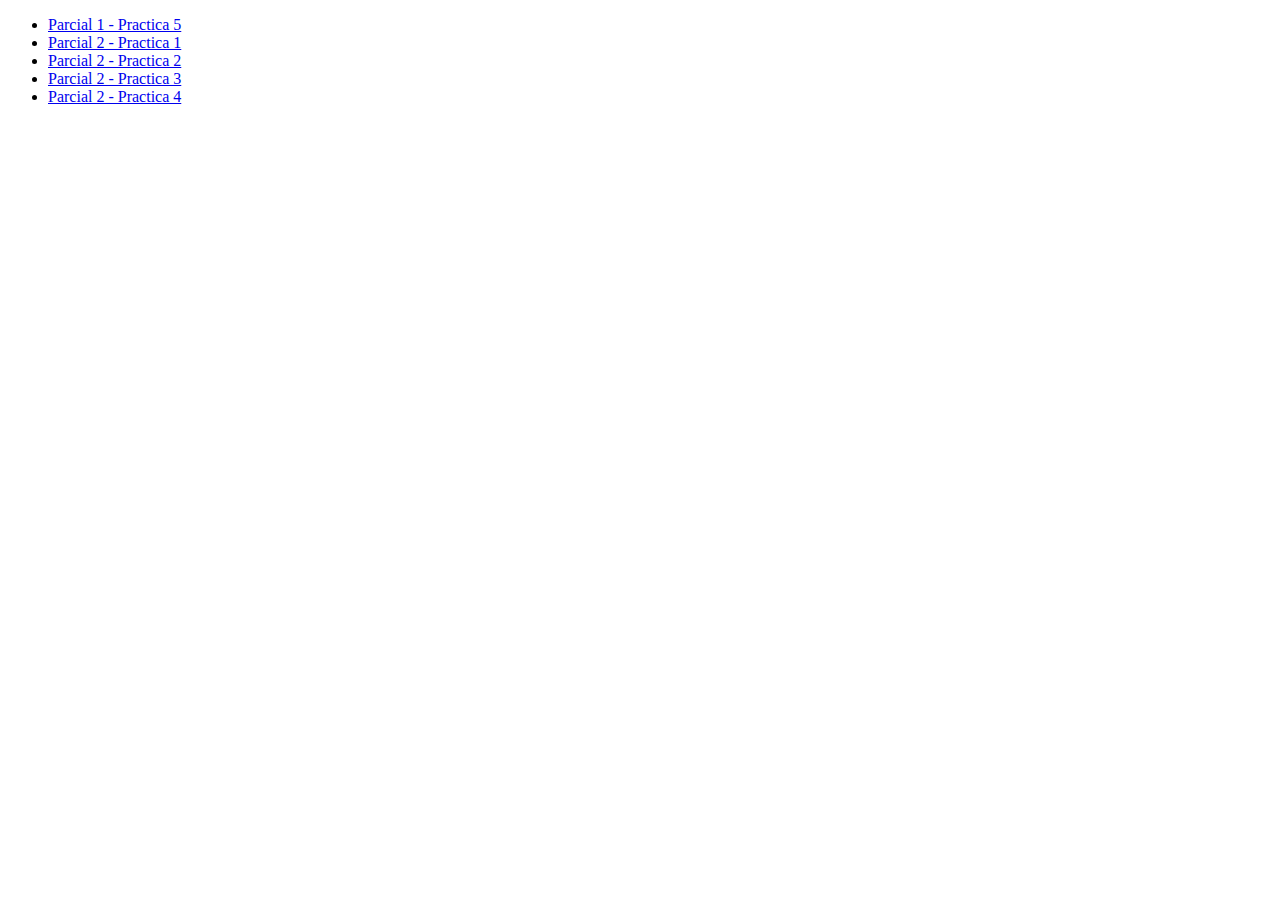
<file: index.html>
<!DOCTYPE html>
<html lang="es">
<head>
    <meta charset="UTF-8">
    <meta name="viewport" content="width=device-width, initial-scale=1.0">
    <title>Index Document</title>
</head>
<body>
    <ul>
        <li>
            <a href="./Entrega/Entrega.html">Parcial 1 - Practica 5</a>
        </li>
        <li>
            <a href="./P2_Pr1/Pratica1.html">Parcial 2 - Practica 1</a>
        </li>
        <li>
            <a href="./P2_Pr2/Pratica2.html">Parcial 2 - Practica 2</a>
        </li>
        <li>
            <a href="./P2_Pr3/Pratica3.html">Parcial 2 - Practica 3</a>
        </li>
        <li>
            <a href="./P2_Pr4/Practica4.html">Parcial 2 - Practica 4</a>
        </li>
    </ul>
</body>
</html>
</file>
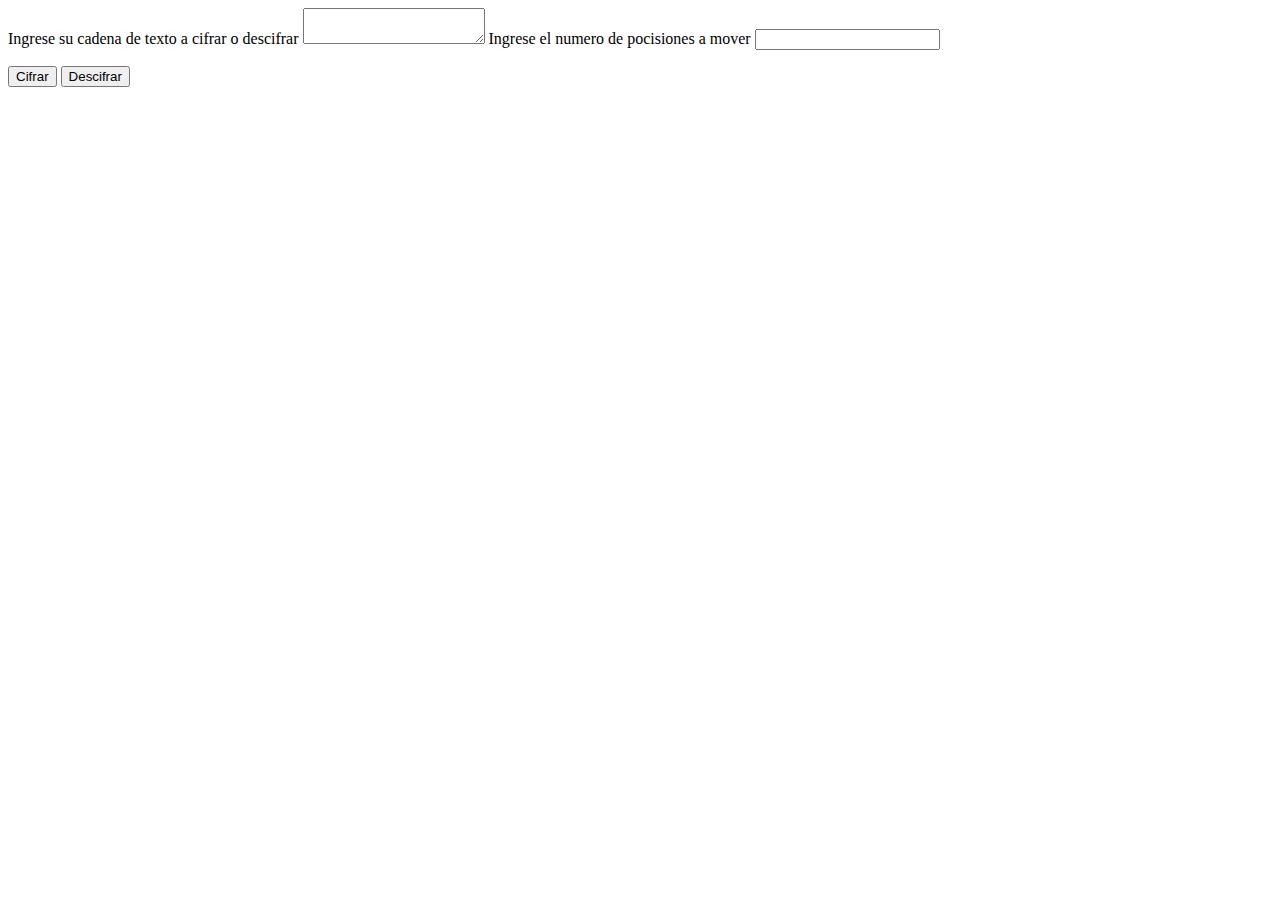
<file: cesar/index.html>
<!DOCTYPE html>
<html lang="en">
<head>
    <meta charset="UTF-8">
    <meta name="viewport" content="width=device-width, initial-scale=1.0">
    <title>Cifrado Cesar</title>
</head>
<body>
    Ingrese su cadena de texto a cifrar o descifrar
    <textarea id="cadena"></textarea>

    Ingrese el numero de pocisiones a mover
    <input type="number" id="desplazamiento" onpaste="return false;" ondrop="return false;" min="1">

    <p><input type="button" value="Cifrar" onclick="codificar()">
        <input type="button" value="Descifrar" onclick="decodificar()">
    </p>

    <div id="resultado"></div>

    <script src="js/logica.js"></script>
</body>
</html>
</file>
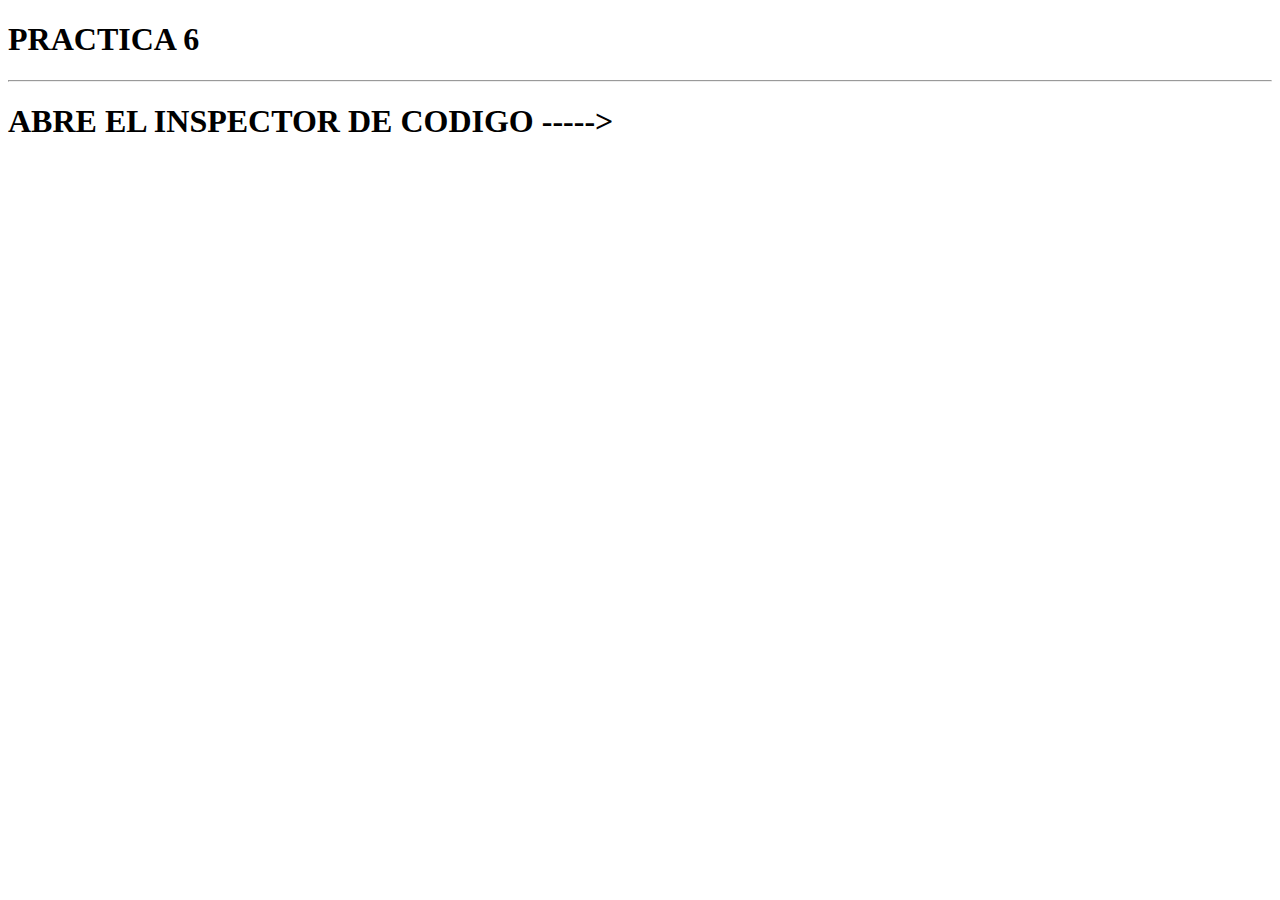
<file: P2_Pr6/index.html>
<!DOCTYPE html>
<html lang="es">
<head>
    <meta charset="UTF-8">
    <meta name="viewport" content="width=device-width, initial-scale=1.0">
    <title>Practica 6</title>
</head>
<body>
    <h1>PRACTICA 6</h1>
    <hr>
    <h1>ABRE EL INSPECTOR DE CODIGO -----></h1>
    <script src="./main.js"></script>
</body>
</html>
</file>
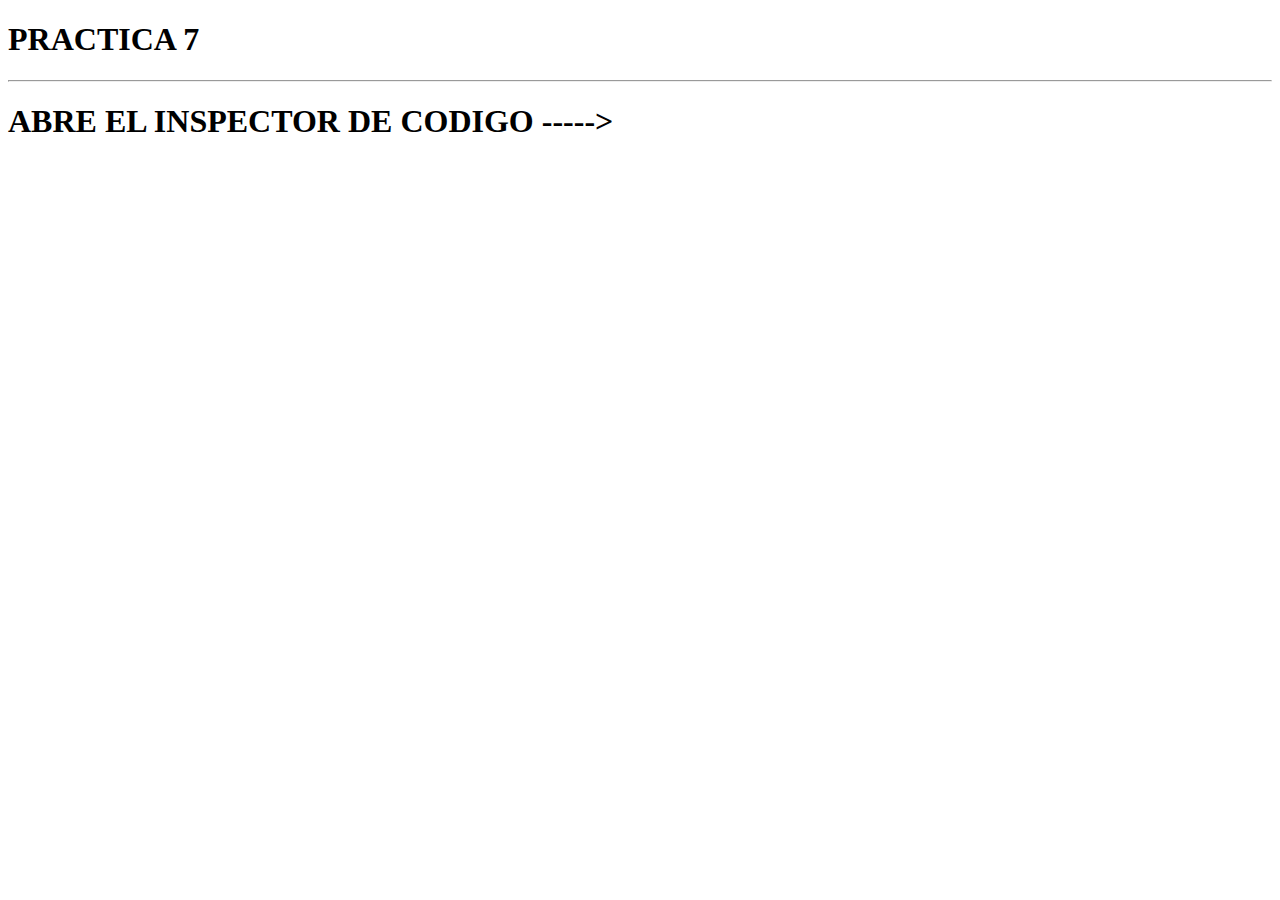
<file: P2_Pr7/index.html>
<!DOCTYPE html>
<html lang="es">
<head>
    <meta charset="UTF-8">
    <meta name="viewport" content="width=device-width, initial-scale=1.0">
    <title>Practica 7</title>
</head>
<body>
    <h1>PRACTICA 7</h1>
    <hr>
    <h1>ABRE EL INSPECTOR DE CODIGO -----></h1>
    <script src="./main.js"></script>
</body>
</html>
</file>
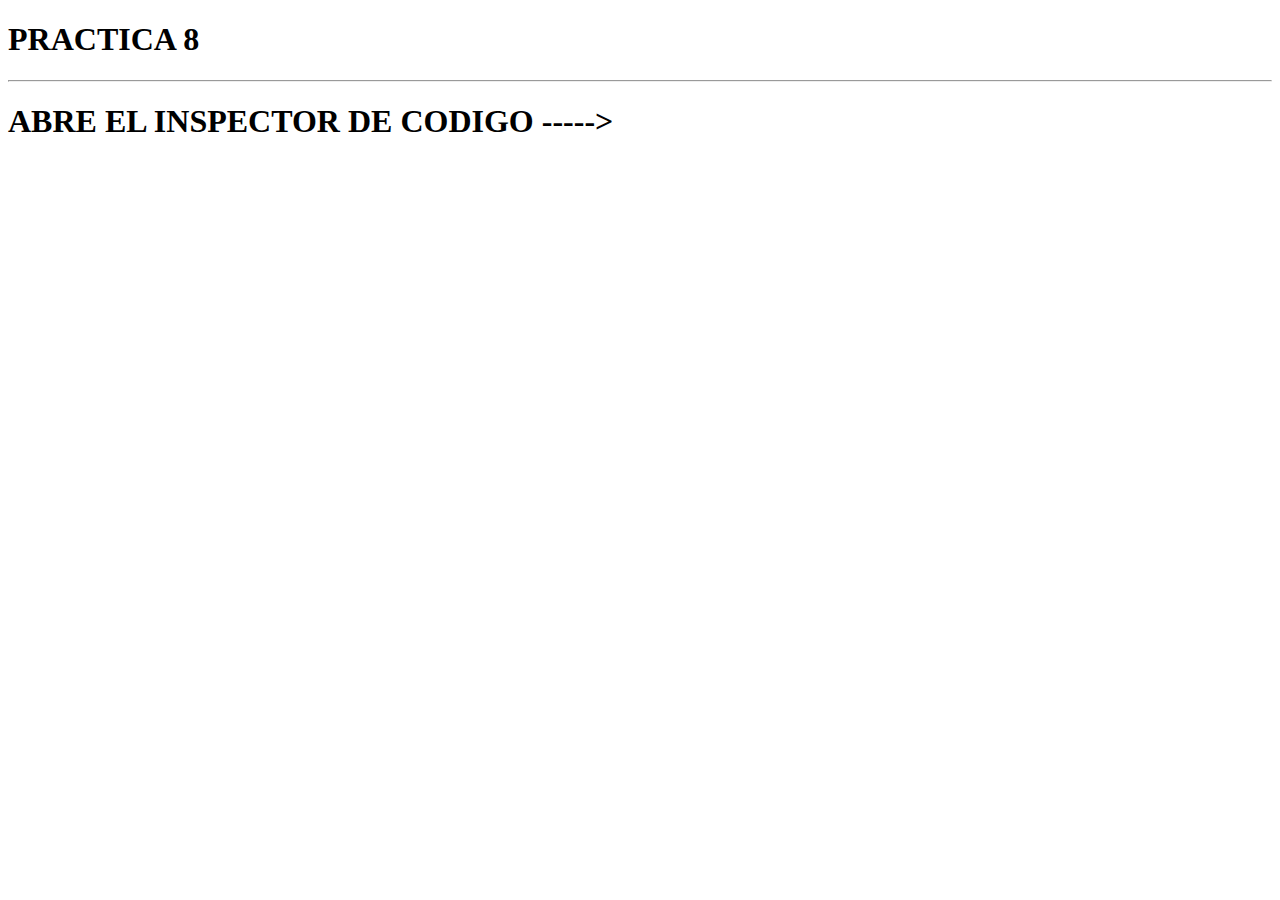
<file: P2_Pr8/index.html>
<!DOCTYPE html>
<html lang="es">
<head>
    <meta charset="UTF-8">
    <meta name="viewport" content="width=device-width, initial-scale=1.0">
    <title>Practica 8</title>
</head>
<body>
    <h1>PRACTICA 8</h1>
    <hr>
    <h1>ABRE EL INSPECTOR DE CODIGO -----></h1>
    <script src="./main.js" type="module"></script>
</body>
</html>
</file>
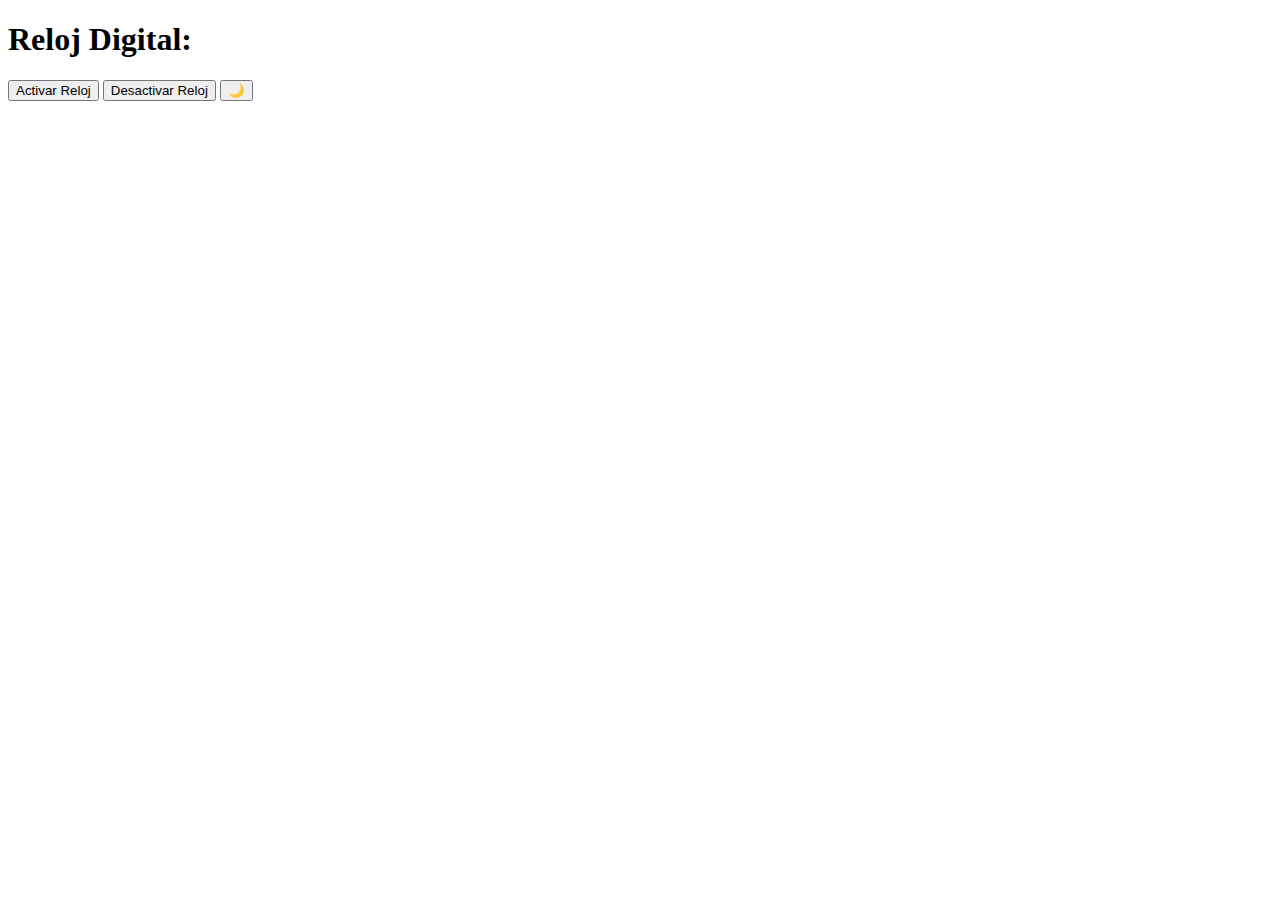
<file: P3_Pr3/index.html>
<!DOCTYPE html>
<html lang="es">
<head>
    <meta charset="UTF-8">
    <meta name="viewport" content="width=device-width, initial-scale=1.0">
    <link rel="stylesheet" href="./main.css"/>
    <title>Practica 3</title>
</head>
<body>

    <h1>Reloj Digital:</h1>
    <h2 id="reloj"></h2>
    <button id="btn-01">Activar Reloj</button>
    <button id="btn-02">Desactivar Reloj</button>
    <button id="btn-theme">🌙</button>

    <script type="module" src="./main.js"></script>
</body>
</html>
</file>
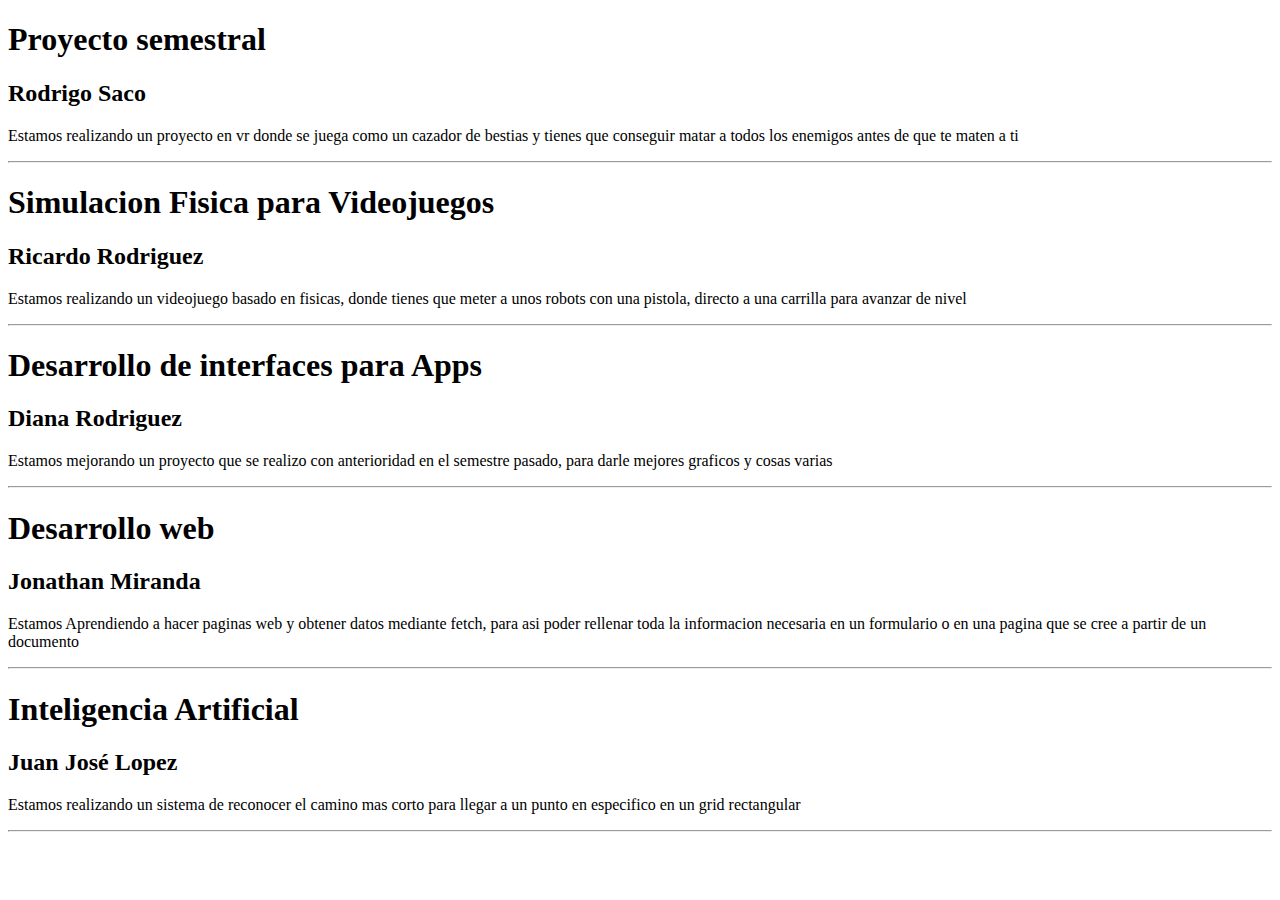
<file: P3_Pr6/index.html>
<!DOCTYPE html>
<html lang="en">
<head>
    <meta charset="UTF-8">
    <meta name="viewport" content="width=device-width, initial-scale=1.0">
    <title>Practica 6</title>
</head>
<body>
    <script type="module" src="./main.js"></script>
    
    <div id="root"></div>
</body>
</html>
</file>
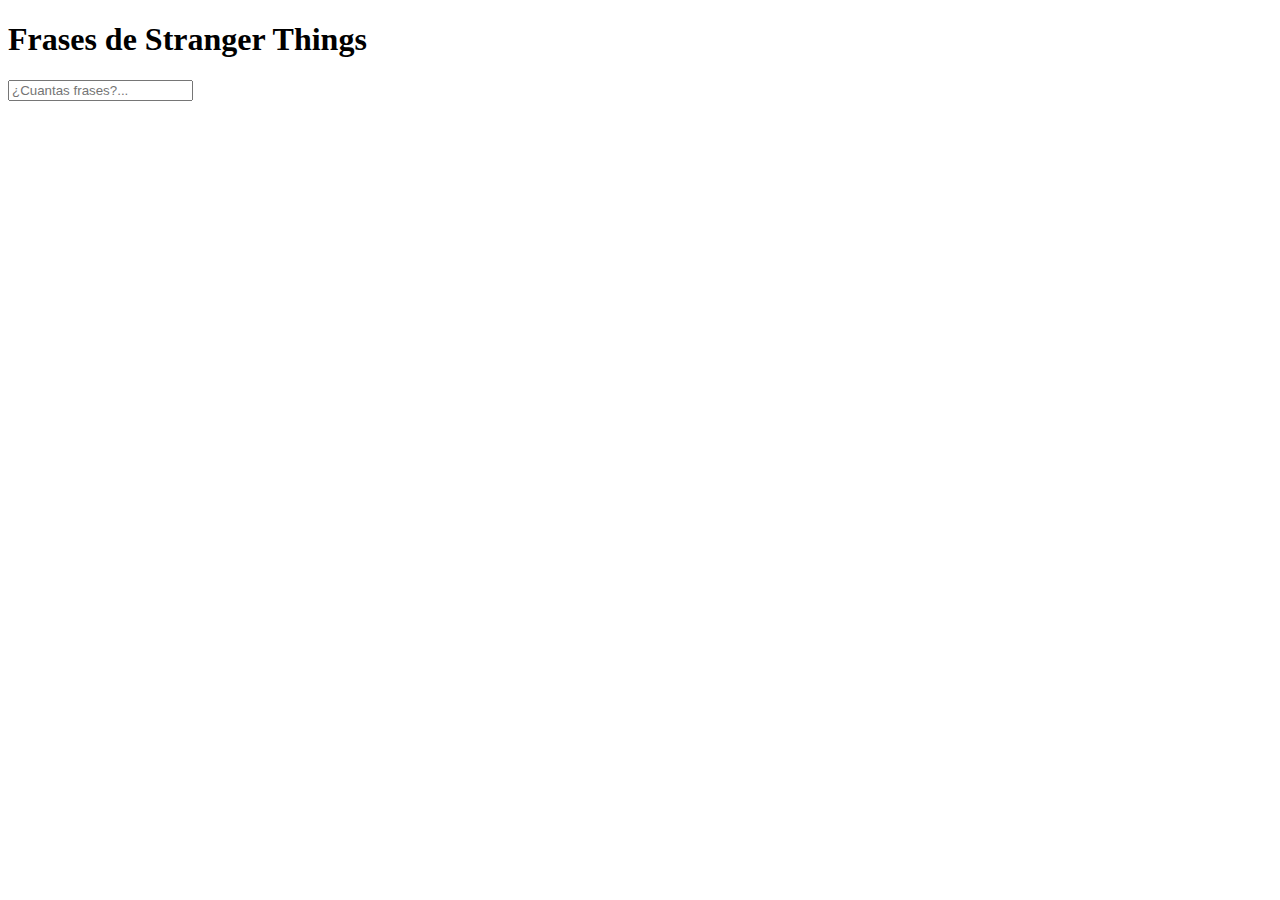
<file: P3_Pr7/index.html>
<!DOCTYPE html>
<html lang="en">
<head>
    <meta charset="UTF-8">
    <meta name="viewport" content="width=device-width, initial-scale=1.0">
    <title>Practica 7</title>
    <link rel="stylesheet" href="./main.css" />
</head>
<body>
    <h1>Frases de Stranger Things</h1>
    <input type="number" id="search" placeholder="¿Cuantas frases?..." />

    <div id="frases"></div>

    <script type="module" src="./stranger-things-api.js"></script>
    <script type="module" src="./main.js"></script>
</body>
</html>
</file>
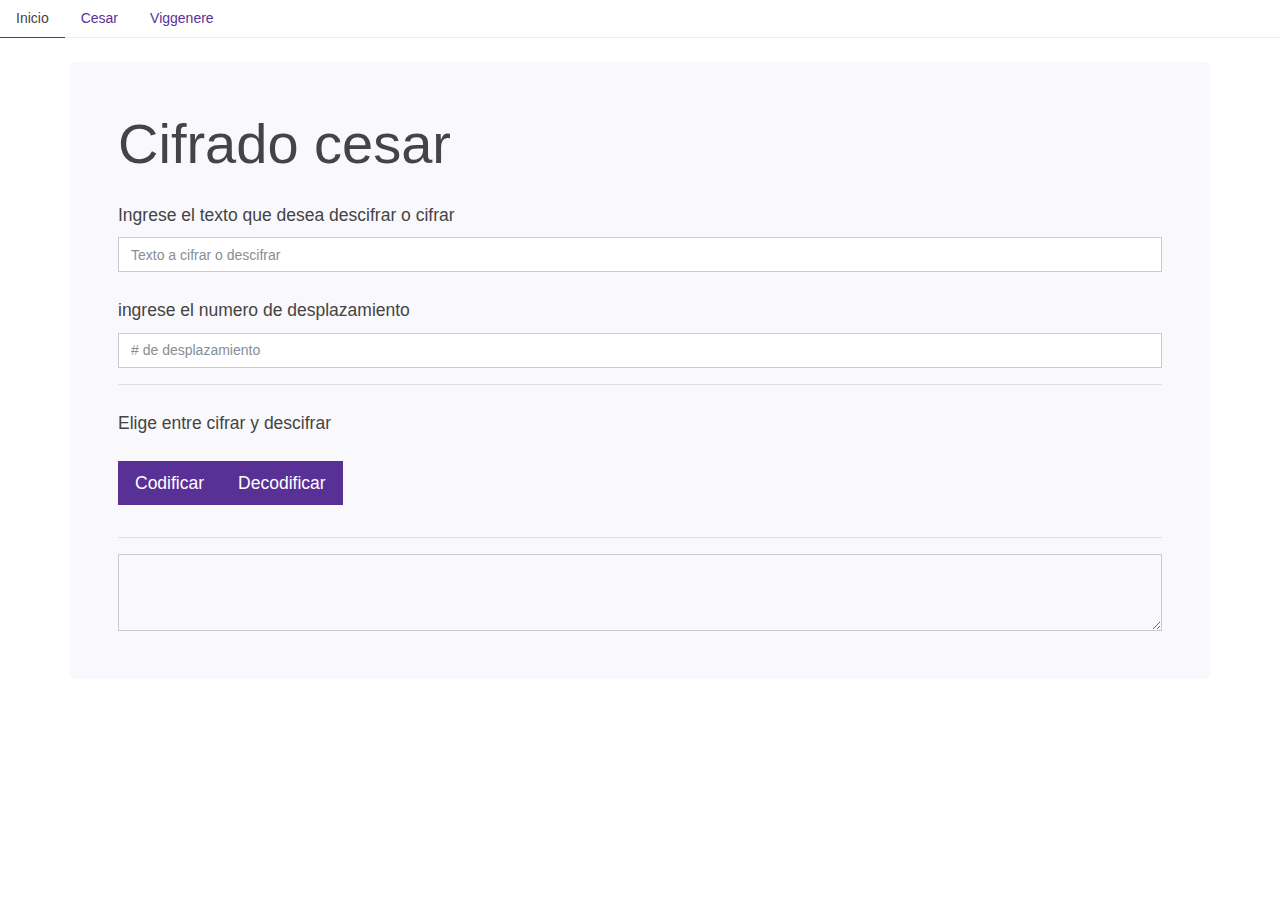
<file: cesar/cesar/index.html>
<!DOCTYPE html>
<html lang="en">
<head>
    <meta charset="UTF-8">
    <meta name="viewport" content="width=device-width, initial-scale=1.0">
    <title>Cifrado Cesar</title>
    <link rel="stylesheet" href="https://wicho115.github.io/cesar/css/bootstrap.min.css">
</head>
<body>
    <ul class="nav nav-tabs" id="myTab" role="tablist">
        <li class="nav-item" role="presentation">
          <a class="nav-link active" id="home-tab" data-toggle="tab" href="https://wicho115.github.io" role="tab" aria-controls="home" aria-selected="true">Inicio</a>
        </li>
        <li class="nav-item" role="presentation">
          <a class="nav-link" id="profile-tab" data-toggle="tab" href="https://wicho115.github.io/cesar/index.html" role="tab" aria-controls="profile" aria-selected="false">Cesar</a>
        </li>
        <li class="nav-item" role="presentation">
          <a class="nav-link" id="contact-tab" data-toggle="tab" href="#contact" role="tab" aria-controls="contact" aria-selected="false">Viggenere</a>
        </li>
    </ul>

    <div class="jumbotron p-5 rounded-lg my-4 container">
        <h1 class="display-4">Cifrado cesar</h1>

        <div class="form-group my-3 my-lg-0">
            <div class="form-group my-3">
                <label class="col-form-label col-form-label-lg" for="inputDefault">Ingrese el texto que desea descifrar o cifrar</label>
                <br>
                <input type="text" class="form-control mr-sm-2" placeholder="Texto a cifrar o descifrar" id="cadena">
            </div>
        </div>
        <div class="fform-group my-3 my-lg-0">
            <div class="form-group">
                <label class="col-form-label col-form-label-lg" for="inputDefault">ingrese el numero de desplazamiento</label>
                <input type="number" class="form-control" placeholder="# de desplazamiento" id="desplazamiento" onpaste="return false;" ondrop="return false;" min="1">
            </div>
        </div>            

        <hr class="my-3">
    
        <label class="col-form-label col-form-label-lg" for="inputLarge">Elige entre cifrar y descifrar</label>
        <div class="form-inline my-3">
            <p class="lead">
                <a class="btn btn-primary btn-lg" onclick="codificar()" role="button">Codificar</a>
            </p>
            <p class="lead">
                <a class="btn btn-primary btn-lg" onclick="decodificar()" role="button">Decodificar</a>
            </p>
        </div>   
        <hr class="my-3">     
        <textarea class="form-control" id="resultado" rows="3" readonly=""></textarea>
    </div>
    <!--
    Ingrese su cadena de texto a cifrar o descifrar
    <textarea id="cadena"></textarea>

    Ingrese el numero de pocisiones a mover
    <input type="number" id="desplazamiento" onpaste="return false;" ondrop="return false;" min="1">

    <p><input type="button" value="Cifrar" onclick="codificar()">
        <input type="button" value="Descifrar" onclick="decodificar()">
    </p>

    <div id="resultado"></div> -->

    <script src="https://wicho115.github.io/cesar/js/logica.js"></script>
</body>
</html>
</file>
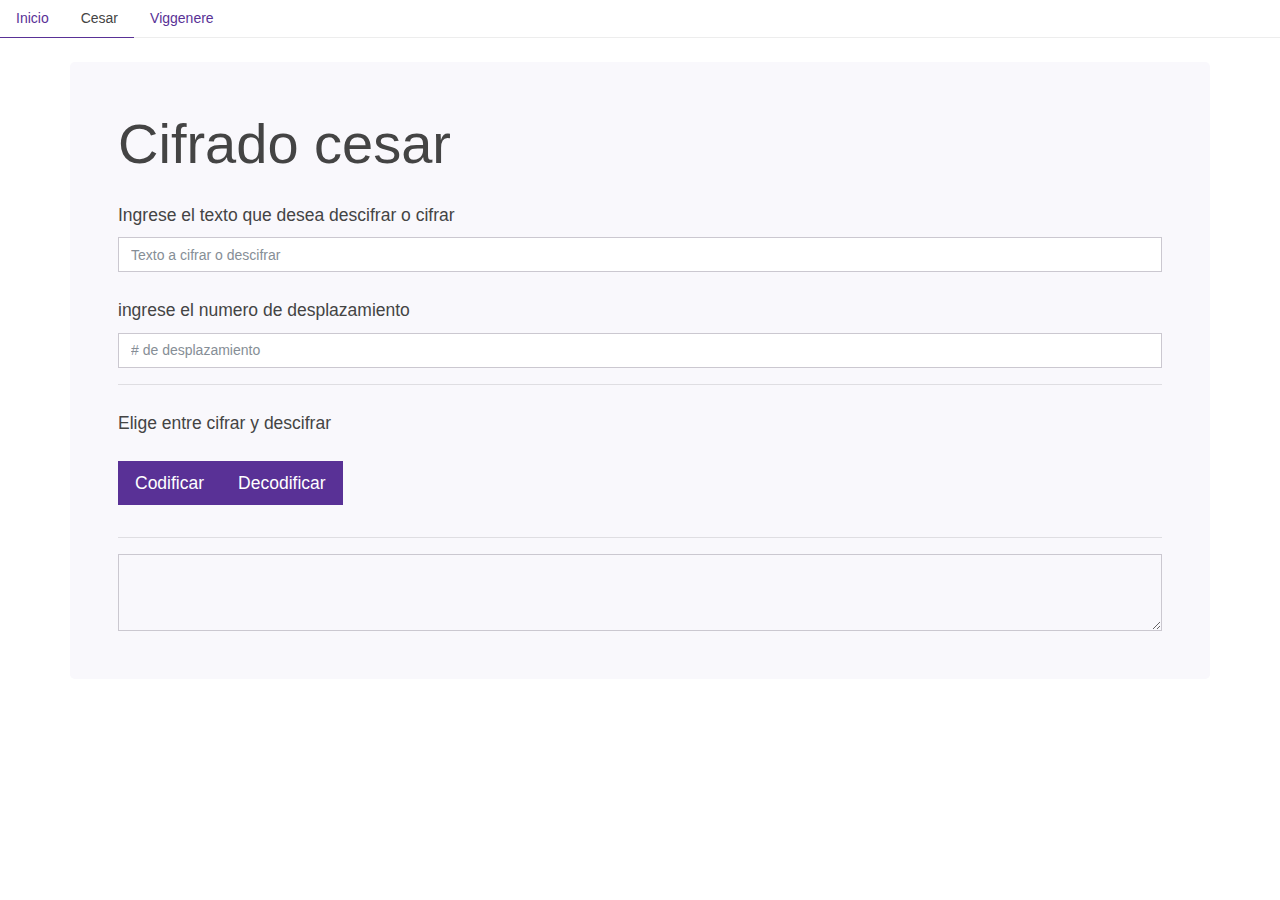
<file: cesar/cesar.html>
<!DOCTYPE html>
<html lang="en">
<head>
    <meta charset="UTF-8">
    <meta name="viewport" content="width=device-width, initial-scale=1.0">
    <title>Cifrado Cesar</title>
    <link rel="stylesheet" href="https://wicho115.github.io/cesar/css/bootstrap.min.css">
</head>
<body>
    <ul class="nav nav-tabs" id="myTab" role="tablist">
        <li class="nav-item" role="presentation">
          <a class="nav-link" id="home-tab" data-toggle="tab" href="https://wicho115.github.io" role="tab" aria-controls="home" aria-selected="true">Inicio</a>
        </li>
        <li class="nav-item" role="presentation">
          <a class="nav-link active" id="profile-tab" data-toggle="tab" href="https://wicho115.github.io/cesar/cesar.html" role="tab" aria-controls="profile" aria-selected="false">Cesar</a>
        </li>
        <li class="nav-item" role="presentation">
          <a class="nav-link" id="contact-tab" data-toggle="tab" href="https://wicho115.github.io/cesar/viggenere.html" role="tab" aria-controls="contact" aria-selected="false">Viggenere</a>
        </li>
    </ul>

    <div class="jumbotron p-5 rounded-lg my-4 container">
        <h1 class="display-4">Cifrado cesar</h1>

        <div class="form-group my-3 my-lg-0">
            <div class="form-group my-3">
                <label class="col-form-label col-form-label-lg" for="inputDefault">Ingrese el texto que desea descifrar o cifrar</label>
                <br>
                <input type="text" class="form-control mr-sm-2" placeholder="Texto a cifrar o descifrar" id="cadena">
            </div>
        </div>
        <div class="fform-group my-3 my-lg-0">
            <div class="form-group">
                <label class="col-form-label col-form-label-lg" for="inputDefault">ingrese el numero de desplazamiento</label>
                <input type="number" class="form-control" placeholder="# de desplazamiento" id="desplazamiento" pattern="^[0-9]+" onpaste="return false;" ondrop="return false;" min="1">
            </div>
        </div>            

        <hr class="my-3">
    
        <label class="col-form-label col-form-label-lg" for="inputLarge">Elige entre cifrar y descifrar</label>
        <div class="form-inline my-3">
            <p class="lead">
                <a class="btn btn-primary btn-lg" onclick="codificar()" role="button">Codificar</a>
            </p>
            <p class="lead">
                <a class="btn btn-primary btn-lg" onclick="decodificar()" role="button">Decodificar</a>
            </p>
        </div>   
        <hr class="my-3">     
        <textarea class="form-control" id="resultado" rows="3" readonly=""></textarea>
    </div>
    <!--
    Ingrese su cadena de texto a cifrar o descifrar
    <textarea id="cadena"></textarea>

    Ingrese el numero de pocisiones a mover
    <input type="number" id="desplazamiento" onpaste="return false;" ondrop="return false;" min="1">

    <p><input type="button" value="Cifrar" onclick="codificar()">
        <input type="button" value="Descifrar" onclick="decodificar()">
    </p>

    <div id="resultado"></div> -->

    <script src="https://wicho115.github.io/cesar/js/logica.js"></script>
</body>
</html>
</file>
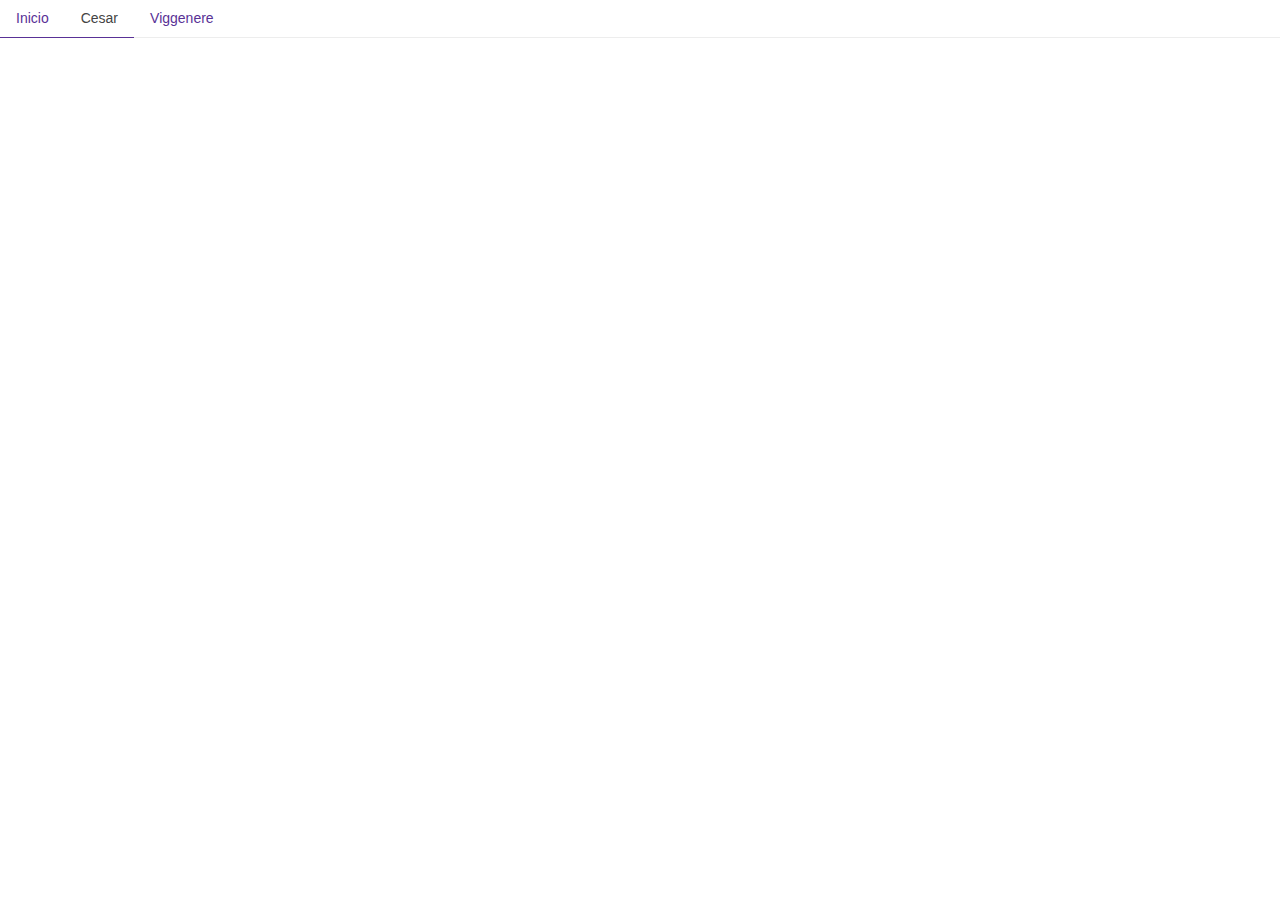
<file: cesar/viggenere.html>
<!DOCTYPE html>
<html lang="en">
<head>
    <meta charset="UTF-8">
    <meta name="viewport" content="width=device-width, initial-scale=1.0">
    <title>Cifrado Viggenere</title>
    <link rel="stylesheet" href="https://wicho115.github.io/cesar/css/bootstrap.min.css">
</head>
<body>
    <ul class="nav nav-tabs" id="myTab" role="tablist">
        <li class="nav-item" role="presentation">
          <a class="nav-link" id="home-tab" data-toggle="tab" href="https://wicho115.github.io" role="tab" aria-controls="home" aria-selected="true">Inicio</a>
        </li>
        <li class="nav-item" role="presentation">
          <a class="nav-link active" id="profile-tab" data-toggle="tab" href="https://wicho115.github.io/cesar/cesar.html" role="tab" aria-controls="profile" aria-selected="false">Cesar</a>
        </li>
        <li class="nav-item" role="presentation">
          <a class="nav-link" id="contact-tab" data-toggle="tab" href="https://wicho115.github.io/cesar/viggenere.html" role="tab" aria-controls="contact" aria-selected="false">Viggenere</a>
        </li>
    </ul>

    
</body>
</html>
</file>
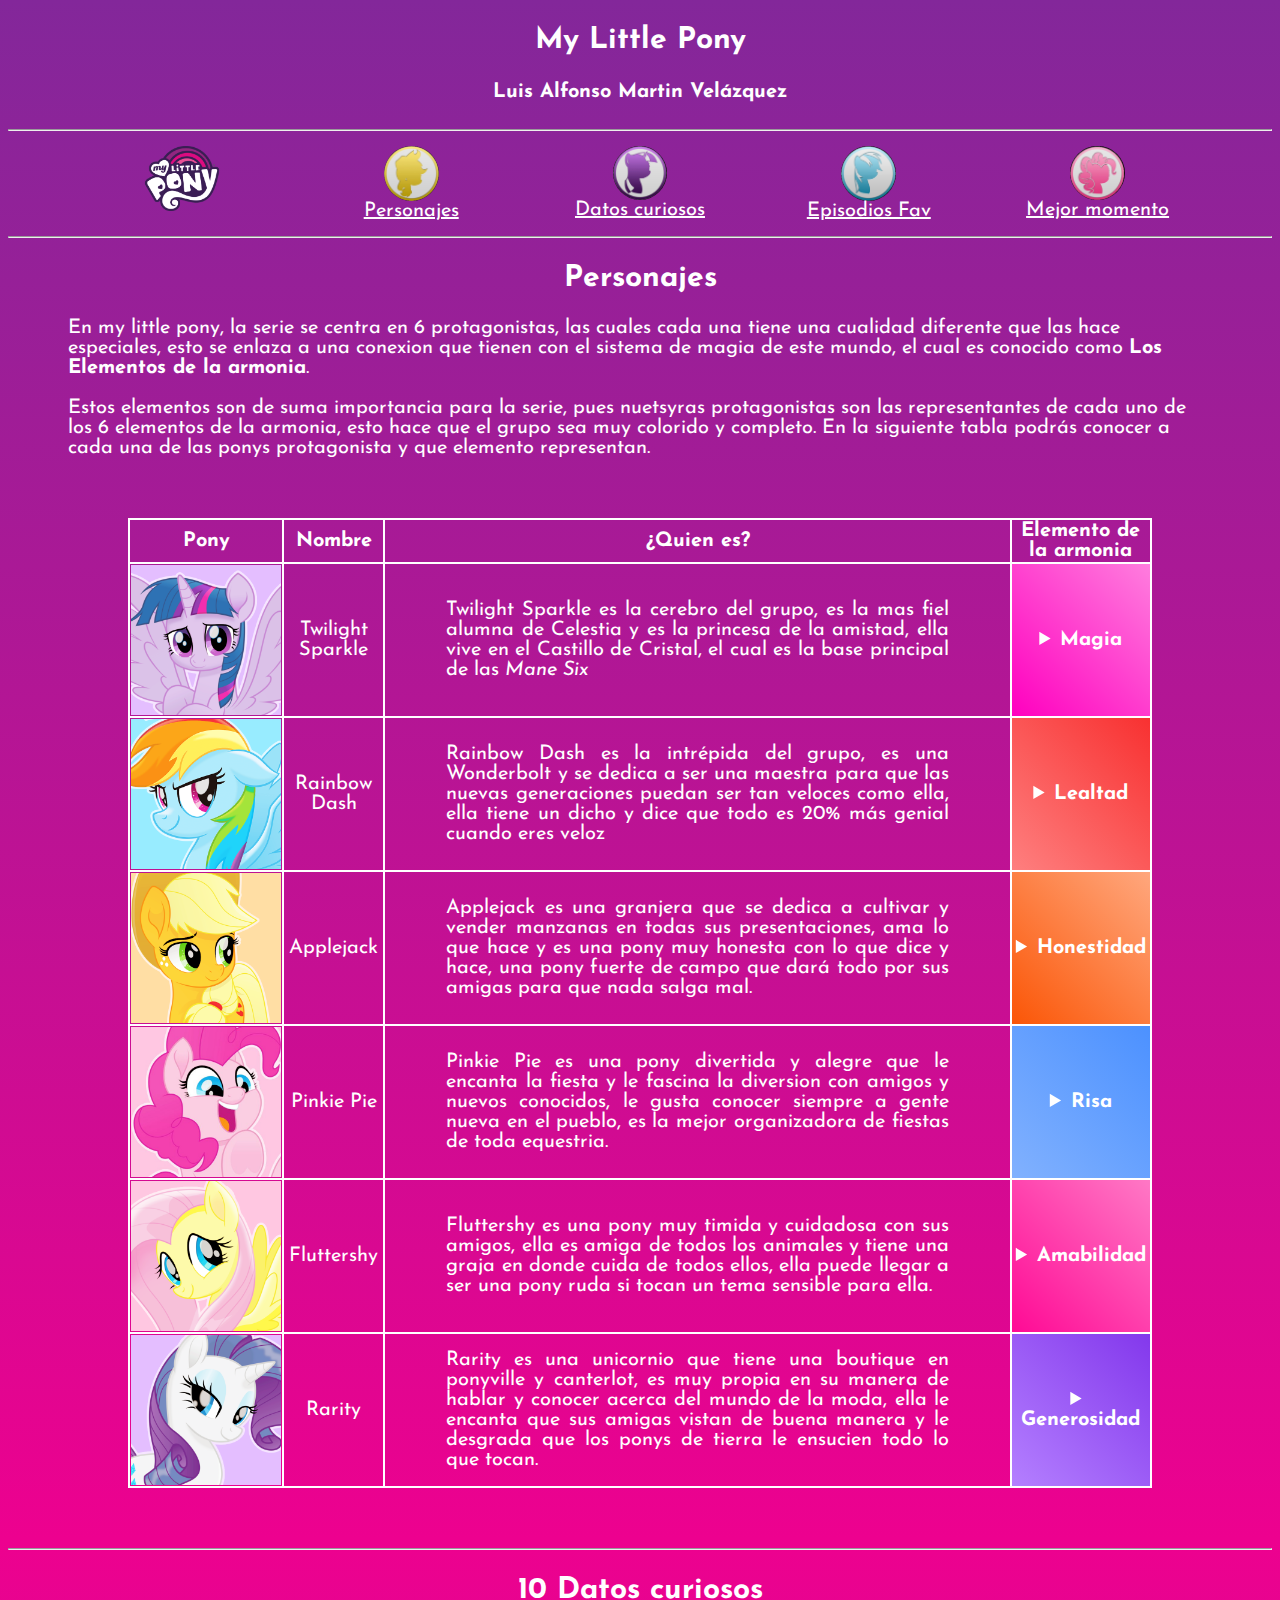
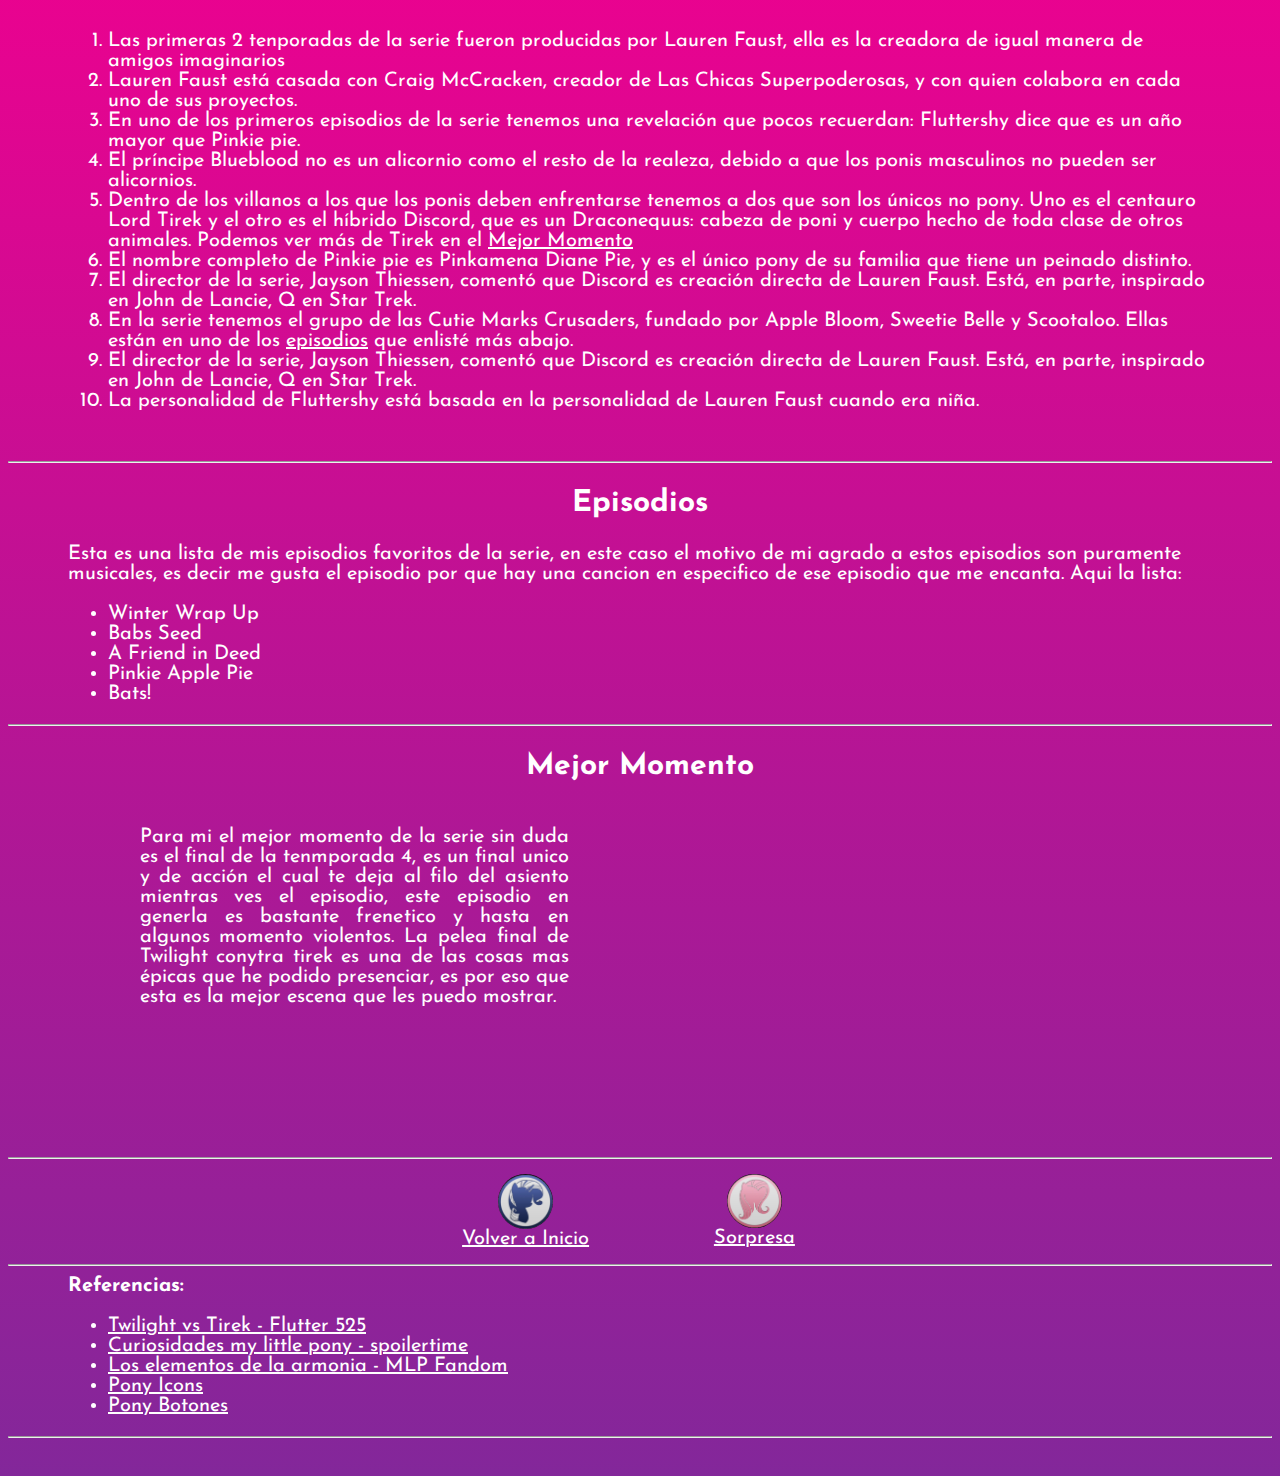
<file: Entrega/Entrega.html>
<!DOCTYPE html>
<html lang="es">

<head>
    <meta charset="UTF-8">
    <meta name="viewport" content="width=device-width, initial-scale=1.0">
    <meta name="My little pony page" content="Esta es una pagina fan de my litller pony">
    <title>My Little Pony</title>

    <link rel="shortcut icon"
        href="https://media.discordapp.net/attachments/1025054668038090855/1148992591363313725/MyLittlePonyLogo.png?width=468&height=468"
        type="image/x-icon">

    <link rel="preconnect" href="https://fonts.googleapis.com">
    <link rel="preconnect" href="https://fonts.gstatic.com" crossorigin>
    <link href="https://fonts.googleapis.com/css2?family=Josefin+Sans:wght@300&display=swap" rel="stylesheet">

    <link rel="stylesheet" href="./css/styles.css">
</head>

<body>

    <header class="header" id="inicio">
        <h2 class="inline-header">My Little Pony</h2>
        <h4 class="inline-header">Luis Alfonso Martin Velázquez</h4>
        <hr id="header-line">
        <section class="section-box text-alignment">
            <article class="article-box">
                <img class="img-indice-logo" src="./img/MLP Logo.png" alt="MLP Logo">
            </article>
            <article class="article-box">
                <a class="white-ref" href="#personajes">
                    <img class="img-indice" src="./img/Applejack Btn.jpg" alt="Applejack">
                    Personajes
                </a>
            </article>
            <article class="article-box">
                <a class="white-ref" href="#datos-curiosos">
                    <img class="img-indice" src="./img/Twilight Btn.jpg" alt="Twilight Sparkle">
                    Datos curiosos
                </a>
            </article>
            <article class="article-box">
                <a class="white-ref" href="#episodios">
                    <img class="img-indice" src="./img/Rainbow Btn.jpg" alt="Rainbow Dash">
                    Episodios Fav
                </a>
            </article>
            <article class="article-box">
                <a class="white-ref" href="#mejor-momento">
                    <img class="img-indice" src="./img/Pinkie Btn.jpg" alt="Pinkie Pie">
                    Mejor momento
                </a>
            </article>
        </section>
    </header>

    <hr>
    <h2 class="inline-header" id="personajes">Personajes</h2>
    <section class="text-alignment">
        <p>En my little pony, la serie se centra en 6 protagonistas, las cuales cada una tiene una cualidad diferente
            que
            las hace especiales, esto se enlaza a una conexion que tienen con el sistema de magia de este mundo, el cual
            es
            conocido como <b>Los Elementos de la armonia</b>.</p>
        <p>Estos elementos son de suma importancia para la serie, pues nuetsyras protagonistas son las representantes de
            cada uno de los 6 elementos de la armonia, esto hace que el grupo sea muy colorido y completo. En la
            siguiente
            tabla podrás conocer a cada una de las ponys protagonista y que elemento representan.</p>

        <table class="tabla">
            <tr>
                <th>Pony</th>
                <th>Nombre</th>
                <th>¿Quien es?</th>
                <th>Elemento de la armonia</th>
            </tr>
            <tr>
                <td><img class="tabla-img" src="./img/Twilight Icon.png" alt="Twilight"></td>
                <td class="td-etiqueta">Twilight Sparkle</td>
                <td class="td-texto">
                    <div class="text-alignment">
                        Twilight Sparkle es la cerebro del grupo, es la mas fiel alumna de Celestia
                        y es la princesa de la amistad, ella vive en el Castillo de Cristal, el cual es la base
                        principal de las <i>Mane Six</i>
                    </div>
                </td>
                <td class="td-etiqueta twilight">
                    <details>
                        <summary class="detail-title">Magia</summary>
                        <p class="summary-alignment">Twilight, al ser tener poderes con los cuales puede hacer magia, llega a la conclusión que ella represneta el elemento de la Magia</p>
                    </details>
                </td>
            </tr>
            <tr>
                <td><img class="tabla-img" src="./img/Rainbow Icon.png" alt="Rainbow Dash"></td>
                <td class="td-etiqueta">Rainbow Dash</td>
                <td class="td-texto">
                    <div class="text-alignment">
                        Rainbow Dash es la intrépida del grupo, es una Wonderbolt y se dedica a
                        ser una maestra para que las nuevas generaciones puedan ser tan veloces como ella, ella tiene un
                        dicho y dice que todo es 20% más genial cuando eres veloz
                    </div>
                </td>
                <td class="td-etiqueta rainbow">
                    <details>
                        <summary class="detail-title">Lealtad</summary>
                        <p class="summary-alignment">En el camino al Bosque Everfree, Twilight puede apreciar que Rainbow Dash era leal a ellas, por lo que representaba el elemento de Lealtad</p>
                    </details>
                </td>
            </tr>
            <tr>
                <td><img class="tabla-img" src="./img/Applejack Icon.png" alt="Applejack"></td>
                <td class="td-etiqueta">Applejack</td>
                <td class="td-texto">
                    <div class="text-alignment">
                        Applejack es una granjera que se dedica a cultivar y vender manzanas en todas sus
                        presentaciones, ama lo que hace y es una pony muy honesta con lo que dice y hace, una pony
                        fuerte de campo que dará todo por sus amigas para que nada salga mal.
                    </div>
                </td>
                <td class="td-etiqueta applejack">
                    <details>
                        <summary class="detail-title">Honestidad</summary>
                        <p class="summary-alignment">En el camino al Bosque Everfree, Twilight puede apreciar que Applejack era honesta y confiable, por lo que representaba el elemento de Honestidad</p>
                    </details>
                </td>
            </tr>
            <tr>
                <td><img class="tabla-img" src="./img/Pinkie Icon.png" alt="Pinkie Pie"></td>
                <td class="td-etiqueta">Pinkie Pie</td>
                <td class="td-texto">
                    <div class="text-alignment">
                        Pinkie Pie es una pony divertida y alegre que le encanta la fiesta y le fascina la
                        diversion con amigos y nuevos conocidos, le gusta conocer siempre a gente nueva en el pueblo, es
                        la mejor organizadora de fiestas de toda equestria.
                    </div>
                </td>
                <td class="td-etiqueta pinkie">
                    <details>
                        <summary class="detail-title">Risa</summary>
                        <p class="summary-alignment">En el camino al Bosque Everfree, Twilight puede apreciar que Pinkie Pie era graciosa, por lo que representaba el elemento de Risa</p>
                    </details>
                </td>
            </tr>
            <tr>
                <td><img class="tabla-img" src="./img/Fluttershy Icon.png" alt="Fluttershy"></td>
                <td class="td-etiqueta">Fluttershy</td>
                <td class="td-texto">
                    <div class="text-alignment">
                        Fluttershy es una pony muy timida y cuidadosa con sus amigos, ella es amiga de
                        todos los animales y tiene una graja en donde cuida de todos ellos, ella puede llegar a ser una
                        pony ruda si tocan un tema sensible para ella.
                    </div>
                </td>
                <td class="td-etiqueta fluttershy">
                    <details>
                        <summary class="detail-title">Amabilidad</summary>
                        <p class="summary-alignment">En el camino al Bosque Everfree, Twilight puede apreciar que Fluttershy era amable y compasiva, por lo que representaba el elemento de Amabilidad</p>
                    </details>
                </td>
            </tr>
            <tr>
                <td><img class="tabla-img" src="./img/Rarity Icon.png" alt="Rarity"></td>
                <td class="td-etiqueta">Rarity</td>
                <td class="td-texto">
                    <div class="text-alignment">
                        Rarity es una unicornio que tiene una boutique en ponyville y canterlot, es muy
                        propia en su manera de hablar y conocer acerca del mundo de la moda, ella le encanta que sus
                        amigas vistan de buena manera y le desgrada que los ponys de tierra le ensucien todo lo que
                        tocan.
                    </div>
                </td>
                <td class="td-etiqueta rarity">
                    <details>
                        <summary class="detail-title">Generosidad</summary>
                        <p class="summary-alignment">En el camino al Bosque Everfree, Twilight puede apreciar que Rarity era generosa, por lo que representaba el elemento de Generosidad</p>
                    </details>
                </td>
            </tr>
        </table>
    </section>

    <hr>
    <h2 class="inline-header" id="datos-curiosos">10 Datos curiosos</h2>
    <section class="text-alignment">
        <ol>
            <li>
                Las primeras 2 tenporadas de la serie fueron producidas por Lauren Faust, ella es la creadora de igual
                manera de amigos imaginarios
            </li>
            <li>
                Lauren Faust está casada con Craig McCracken, creador de Las Chicas Superpoderosas, y con quien colabora
                en cada uno de sus proyectos.
            </li>
            <li>
                En uno de los primeros episodios de la serie tenemos una revelación que pocos recuerdan: Fluttershy dice
                que es un año mayor que Pinkie pie.
            </li>
            <li>
                El príncipe Blueblood no es un alicornio como el resto de la realeza, debido a que los ponis masculinos
                no pueden ser alicornios.
            </li>
            <li>
                Dentro de los villanos a los que los ponis deben enfrentarse tenemos a dos que son los únicos no pony.
                Uno es el centauro Lord Tirek y el otro es el híbrido Discord, que es un Draconequus: cabeza de poni y
                cuerpo hecho de toda clase de otros animales. Podemos ver más de Tirek en el <a class="white-ref"
                    href="#mejor-momento">Mejor Momento</a>
            </li>
            <li>
                El nombre completo de Pinkie pie es Pinkamena Diane Pie, y es el único pony de su familia que tiene un
                peinado distinto.
            </li>
            <li>
                El director de la serie, Jayson Thiessen, comentó que Discord es creación directa de Lauren Faust. Está,
                en parte, inspirado en John de Lancie, Q en Star Trek.
            </li>
            <li>
                En la serie tenemos el grupo de las Cutie Marks Crusaders, fundado por Apple Bloom, Sweetie Belle y
                Scootaloo. Ellas están en uno de los <a class="white-ref" href="#episodios">episodios</a> que enlisté
                más abajo.
            </li>
            <li>
                El director de la serie, Jayson Thiessen, comentó que Discord es creación directa de Lauren Faust. Está,
                en parte, inspirado en John de Lancie, Q en Star Trek.
            </li>
            <li>
                La personalidad de Fluttershy está basada en la personalidad de Lauren Faust cuando era niña.
            </li>
        </ol>
    </section>
    <br>

    <hr>
    <h2 class="inline-header" id="episodios">Episodios</h2>
    <section class="text-alignment">
        <p>Esta es una lista de mis episodios favoritos de la serie, en este caso el motivo de mi agrado a estos
            episodios
            son puramente musicales, es decir me gusta el episodio por que hay una cancion en especifico de ese episodio
            que
            me encanta. Aqui la lista:</p>
        <ul>
            <li>Winter Wrap Up</li>
            <li>Babs Seed</li>
            <li>A Friend in Deed</li>
            <li>Pinkie Apple Pie</li>
            <li>Bats!</li>
        </ul>
    </section>


    <hr>
    <h2 id="mejor-momento" class="inline-header">Mejor Momento</h2>
    <section class=" text-alignment momento-box">
        <article class="video-box">
            <center>
                <p class="inline-side-text">Para mi el mejor momento de la serie sin duda es el final de la tenmporada
                    4, es
                    un final unico y de acción el cual te deja al filo del asiento mientras ves el episodio, este
                    episodio
                    en generla es bastante frenetico y hasta en algunos momento violentos. La pelea final de Twilight
                    conytra tirek es una de las cosas mas épicas que he podido presenciar, es por eso que esta es la
                    mejor
                    escena que les puedo mostrar.</p>
            </center>
        </article>
        <article class="video-box">
            <center>
                <iframe class="video" width="560" height="315"
                    src="https://www.youtube.com/embed/TQlaBeWNNhw?si=GC_IKTZSIXDOxyt5" title="YouTube video player"
                    frameborder="0"
                    allow="accelerometer; autoplay; clipboard-write; encrypted-media; gyroscope; picture-in-picture; web-share"
                    allowfullscreen></iframe>
            </center>
        </article>
    </section>
    <br>

    <hr>

    <section class="bottom-section-box text-alignment">
        <article class="bottom-article-box">
            <a class="white-ref" href="#inicio">
                <img class="img-indice" src="./img/Rarity Btn.jpg" alt="Rarity">
                Volver a Inicio
            </a>
        </article>
        <article class="bottom-article-box">
            <a class="white-ref" href="https://www.youtube.com/watch?v=SdDOtcWsqXM&ab_channel=SpikeSparkle" target="_blank">
                <img class="img-indice" src="./img/Fluttershy Btn.jpg" alt="Flutershy">
                Sorpresa
            </a>
        </article>
    </section>

    <hr>

    <footer class="footer text-alignment">
        <b>Referencias:</b>
        <ul>
            <li>
                <a class="white-ref" href="https://www.youtube.com/watch?v=TQlaBeWNNhw">Twilight vs Tirek - Flutter
                    525</a>
            </li>
            <li>
                <a class="white-ref"
                    href="https://spoilertime.com/18-curiosidades-que-debes-saber-sobre-la-magia-de-la-amistad/">Curiosidades
                    my little pony - spoilertime</a>
            </li>
            <li>
                <a class="white-ref" href="https://mlp.fandom.com/es/wiki/Elementos_de_la_Armon%C3%ADa">Los elementos de
                    la armonia - MLP Fandom</a>
            </li>
            <li>
                <a class="white-ref"
                    href="https://www.youloveit.com/cartoons/463-cute-brite-and-hd-quality-icons-with-my-little-pony-the-movie-characters-for-all-your-social-profiles.html">Pony
                    Icons</a>
            </li>
            <li>
                <a class="white-ref"
                    href="https://knowyourmeme.com/photos/564984-my-little-pony-friendship-is-magic">Pony Botones</a>
            </li>
        </ul>
    </footer>

    <hr>
    <br>

</body>

</html>
</file>
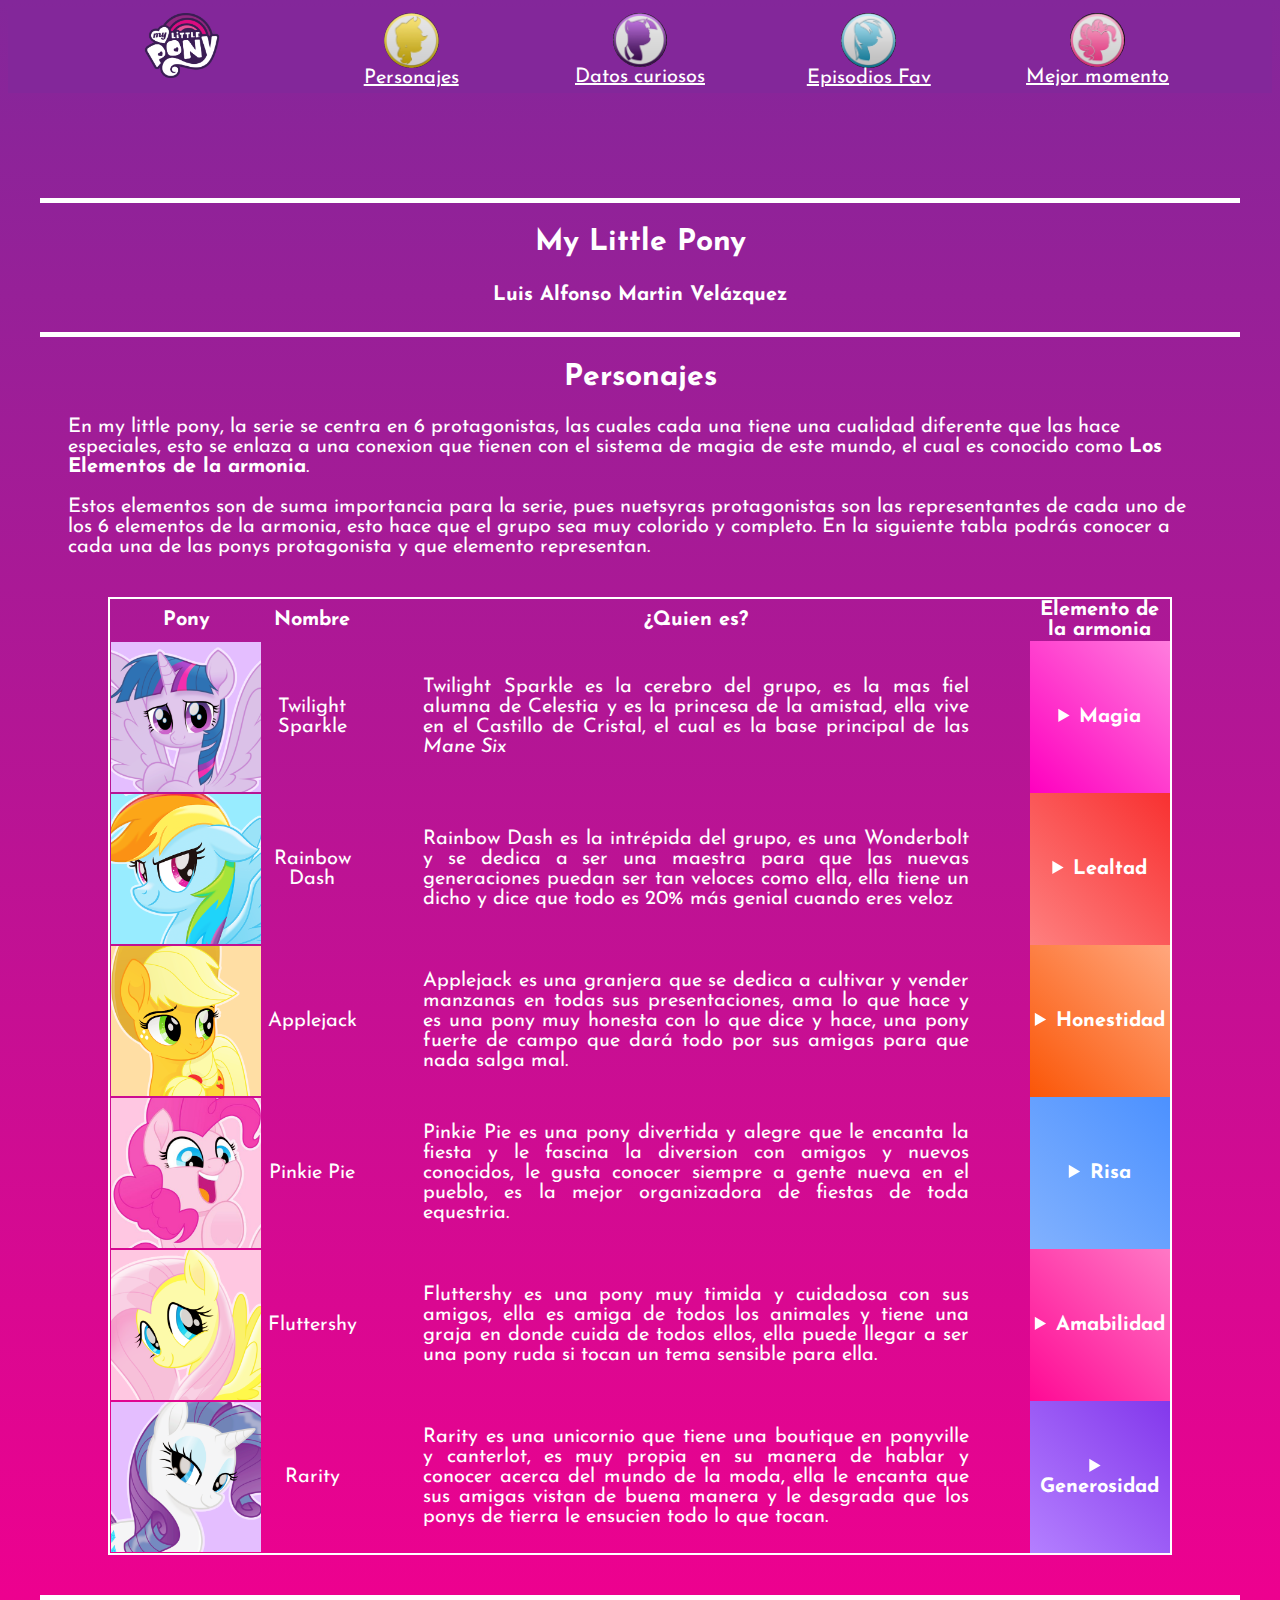
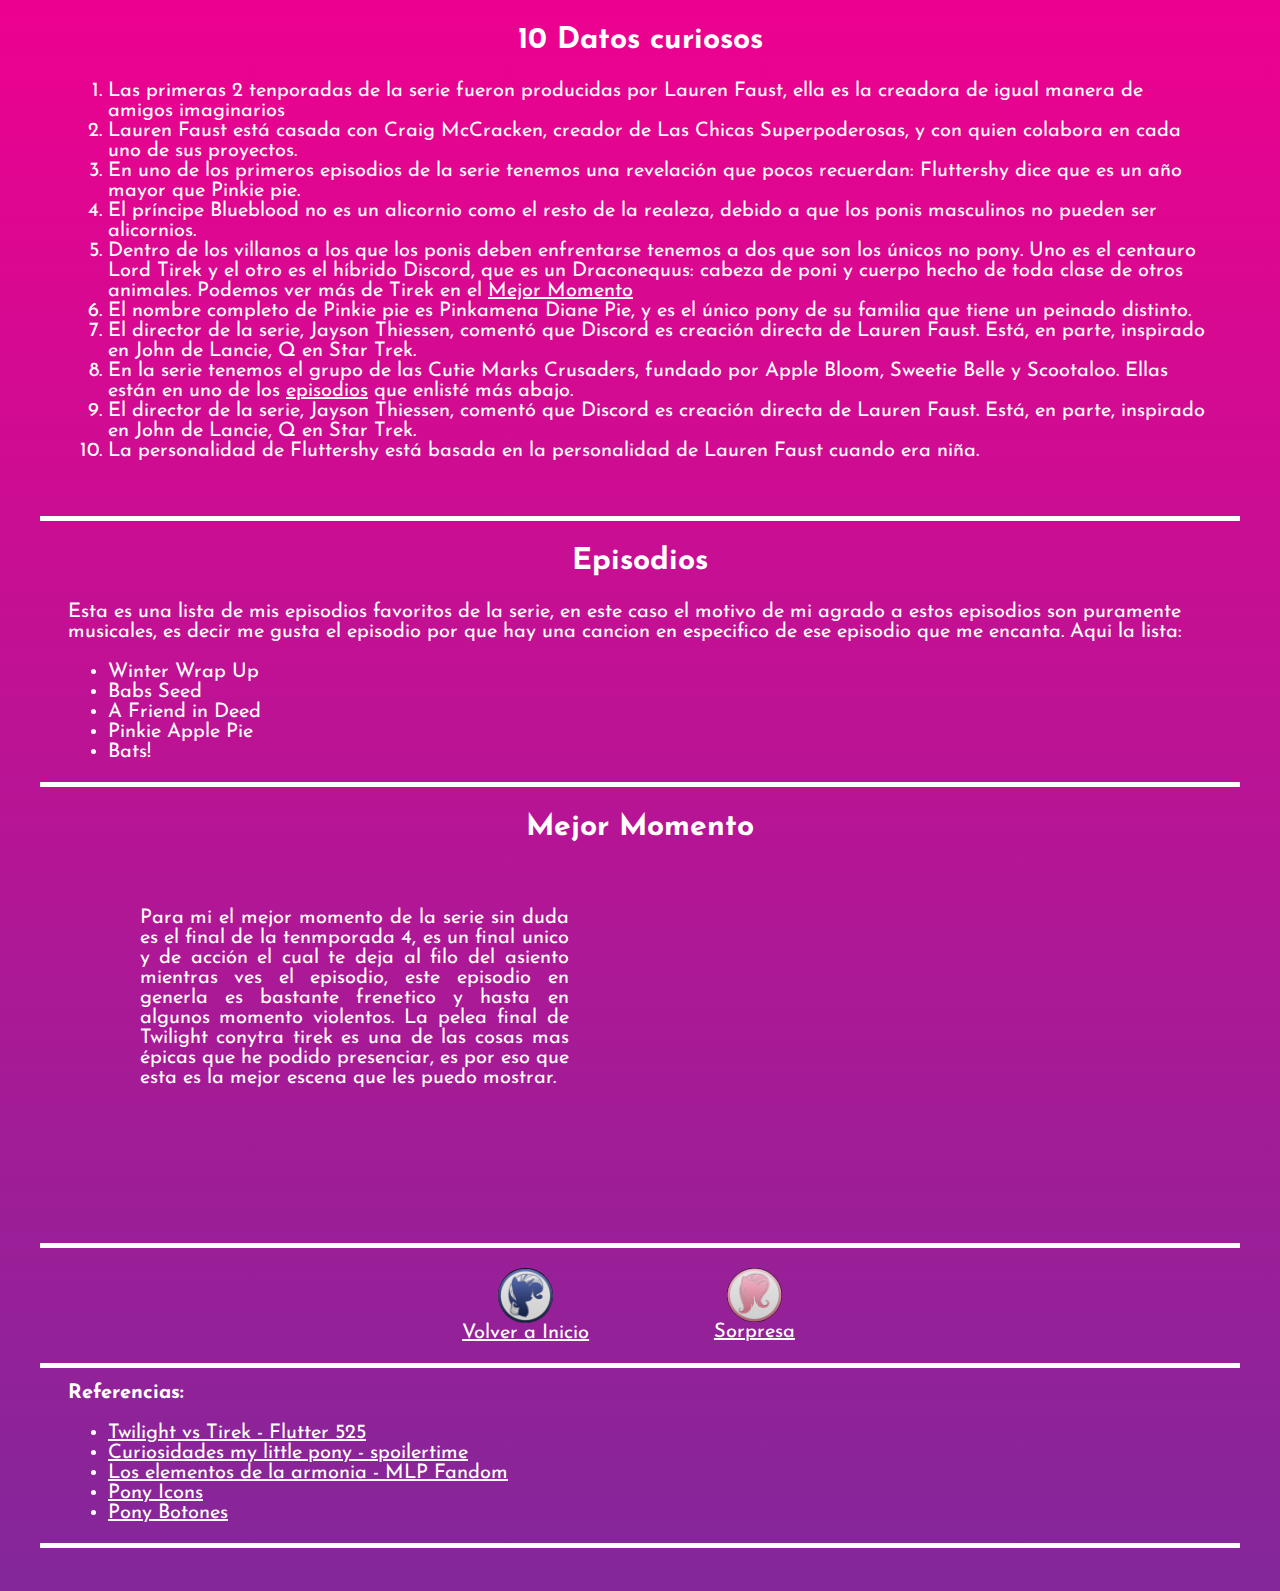
<file: P2_Pr1/Pratica1.html>
<!DOCTYPE html>
<html lang="es">

<head>
    <meta charset="UTF-8">
    <meta name="viewport" content="width=device-width, initial-scale=1.0">
    <meta name="My little pony page" content="Esta es una pagina fan de my litller pony">
    <title>My Little Pony</title>

    <!-- ICON -->
    <link rel="shortcut icon"
        href="https://media.discordapp.net/attachments/1025054668038090855/1148992591363313725/MyLittlePonyLogo.png?width=468&height=468"
        type="image/x-icon">

    <!-- GOOGLE FONTS -->
    <link rel="preconnect" href="https://fonts.googleapis.com">
    <link rel="preconnect" href="https://fonts.gstatic.com" crossorigin>
    <link href="https://fonts.googleapis.com/css2?family=Josefin+Sans:wght@300&display=swap" rel="stylesheet">

    

    <!-- BOOTSTRAP -->
    <link href="https://cdn.jsdelivr.net/npm/bootstrap@5.0.2/dist/css/bootstrap.min.css" rel="stylesheet"
        integrity="sha384-EVSTQN3/azprG1Anm3QDgpJLIm9Nao0Yz1ztcQTwFspd3yD65VohhpuuCOmLASjC" crossorigin="anonymous">
    <script src="https://cdn.jsdelivr.net/npm/bootstrap@5.0.2/dist/js/bootstrap.bundle.min.js"
        integrity="sha384-MrcW6ZMFYlzcLA8Nl+NtUVF0sA7MsXsP1UyJoMp4YLEuNSfAP+JcXn/tWtIaxVXM"
        crossorigin="anonymous"></script>

    <!-- Styles -->
    <link rel="stylesheet" href="./css/styles.css">
</head>

<body>

    <header class="header" id="inicio">

        <nav class="nav-cont fixed-top">
            <section class="row align-items-center section-box text-alignment">
                <article class="article-box col">
                    <img class="img-indice-logo" src="./img/MLP Logo.png" alt="MLP Logo">
                </article>
                <article class="article-box col">
                    <a class="white-ref link-light" href="#personajes">
                        <img class="img-indice" src="./img/Applejack Btn.jpg" alt="Applejack">
                        Personajes
                    </a>
                </article>
                <article class="article-box col">
                    <a class="white-ref link-light" href="#datos-curiosos">
                        <img class="img-indice" src="./img/Twilight Btn.jpg" alt="Twilight Sparkle">
                        Datos curiosos
                    </a>
                </article>
                <article class="article-box col">
                    <a class="white-ref link-light" href="#episodios">
                        <img class="img-indice" src="./img/Rainbow Btn.jpg" alt="Rainbow Dash">
                        Episodios Fav
                    </a>
                </article>
                <article class="article-box col">
                    <a class="white-ref link-light" href="#mejor-momento">
                        <img class="img-indice" src="./img/Pinkie Btn.jpg" alt="Pinkie Pie">
                        Mejor momento
                    </a>
                </article>
            </section>
        </nav>

        <div class="navSep"></div>
        
        <center><div class="separador"></div></center>

        <h2 class="inline-header">My Little Pony</h2>
        <h4 class="inline-header">Luis Alfonso Martin Velázquez</h4>

    </header>

    <center><div class="separador"></div></center>

    <h2 class="inline-header" id="personajes">Personajes</h2>
    <section class="text-alignment">
        <p>En my little pony, la serie se centra en 6 protagonistas, las cuales cada una tiene una cualidad diferente
            que
            las hace especiales, esto se enlaza a una conexion que tienen con el sistema de magia de este mundo, el cual
            es
            conocido como <b>Los Elementos de la armonia</b>.</p>
        <p>Estos elementos son de suma importancia para la serie, pues nuetsyras protagonistas son las representantes de
            cada uno de los 6 elementos de la armonia, esto hace que el grupo sea muy colorido y completo. En la
            siguiente
            tabla podrás conocer a cada una de las ponys protagonista y que elemento representan.</p>

        <table class="tabla table-bordered">
            <tr class="tabla-header-align">
                <th>Pony</th>
                <th>Nombre</th>
                <th>¿Quien es?</th>
                <th>Elemento de la armonia</th>
            </tr>
            <tr>
                <td><img class="tabla-img" src="./img/Twilight Icon.png" alt="Twilight"></td>
                <td class="td-etiqueta">Twilight Sparkle</td>
                <td class="td-texto">
                    <div class="text-alignment">
                        Twilight Sparkle es la cerebro del grupo, es la mas fiel alumna de Celestia
                        y es la princesa de la amistad, ella vive en el Castillo de Cristal, el cual es la base
                        principal de las <i>Mane Six</i>
                    </div>
                </td>
                <td class="td-etiqueta twilight">
                    <details>
                        <summary class="detail-title">Magia</summary>
                        <p class="summary-alignment">Twilight, al ser tener poderes con los cuales puede hacer magia,
                            llega a la conclusión que ella represneta el elemento de la Magia</p>
                    </details>
                </td>
            </tr>
            <tr>
                <td><img class="tabla-img" src="./img/Rainbow Icon.png" alt="Rainbow Dash"></td>
                <td class="td-etiqueta">Rainbow Dash</td>
                <td class="td-texto">
                    <div class="text-alignment">
                        Rainbow Dash es la intrépida del grupo, es una Wonderbolt y se dedica a
                        ser una maestra para que las nuevas generaciones puedan ser tan veloces como ella, ella tiene un
                        dicho y dice que todo es 20% más genial cuando eres veloz
                    </div>
                </td>
                <td class="td-etiqueta rainbow">
                    <details>
                        <summary class="detail-title">Lealtad</summary>
                        <p class="summary-alignment">En el camino al Bosque Everfree, Twilight puede apreciar que
                            Rainbow Dash era leal a ellas, por lo que representaba el elemento de Lealtad</p>
                    </details>
                </td>
            </tr>
            <tr>
                <td><img class="tabla-img" src="./img/Applejack Icon.png" alt="Applejack"></td>
                <td class="td-etiqueta">Applejack</td>
                <td class="td-texto">
                    <div class="text-alignment">
                        Applejack es una granjera que se dedica a cultivar y vender manzanas en todas sus
                        presentaciones, ama lo que hace y es una pony muy honesta con lo que dice y hace, una pony
                        fuerte de campo que dará todo por sus amigas para que nada salga mal.
                    </div>
                </td>
                <td class="td-etiqueta applejack">
                    <details>
                        <summary class="detail-title">Honestidad</summary>
                        <p class="summary-alignment">En el camino al Bosque Everfree, Twilight puede apreciar que
                            Applejack era honesta y confiable, por lo que representaba el elemento de Honestidad</p>
                    </details>
                </td>
            </tr>
            <tr>
                <td><img class="tabla-img" src="./img/Pinkie Icon.png" alt="Pinkie Pie"></td>
                <td class="td-etiqueta">Pinkie Pie</td>
                <td class="td-texto">
                    <div class="text-alignment">
                        Pinkie Pie es una pony divertida y alegre que le encanta la fiesta y le fascina la
                        diversion con amigos y nuevos conocidos, le gusta conocer siempre a gente nueva en el pueblo, es
                        la mejor organizadora de fiestas de toda equestria.
                    </div>
                </td>
                <td class="td-etiqueta pinkie">
                    <details>
                        <summary class="detail-title">Risa</summary>
                        <p class="summary-alignment">En el camino al Bosque Everfree, Twilight puede apreciar que Pinkie
                            Pie era graciosa, por lo que representaba el elemento de Risa</p>
                    </details>
                </td>
            </tr>
            <tr>
                <td><img class="tabla-img" src="./img/Fluttershy Icon.png" alt="Fluttershy"></td>
                <td class="td-etiqueta">Fluttershy</td>
                <td class="td-texto">
                    <div class="text-alignment">
                        Fluttershy es una pony muy timida y cuidadosa con sus amigos, ella es amiga de
                        todos los animales y tiene una graja en donde cuida de todos ellos, ella puede llegar a ser una
                        pony ruda si tocan un tema sensible para ella.
                    </div>
                </td>
                <td class="td-etiqueta fluttershy">
                    <details>
                        <summary class="detail-title">Amabilidad</summary>
                        <p class="summary-alignment">En el camino al Bosque Everfree, Twilight puede apreciar que
                            Fluttershy era amable y compasiva, por lo que representaba el elemento de Amabilidad</p>
                    </details>
                </td>
            </tr>
            <tr>
                <td><img class="tabla-img" src="./img/Rarity Icon.png" alt="Rarity"></td>
                <td class="td-etiqueta">Rarity</td>
                <td class="td-texto">
                    <div class="text-alignment">
                        Rarity es una unicornio que tiene una boutique en ponyville y canterlot, es muy
                        propia en su manera de hablar y conocer acerca del mundo de la moda, ella le encanta que sus
                        amigas vistan de buena manera y le desgrada que los ponys de tierra le ensucien todo lo que
                        tocan.
                    </div>
                </td>
                <td class="td-etiqueta rarity">
                    <details>
                        <summary class="detail-title">Generosidad</summary>
                        <p class="summary-alignment">En el camino al Bosque Everfree, Twilight puede apreciar que Rarity
                            era generosa, por lo que representaba el elemento de Generosidad</p>
                    </details>
                </td>
            </tr>
        </table>
    </section>

    <center><div class="separador"></div></center>

    <h2 class="inline-header" id="datos-curiosos">10 Datos curiosos</h2>
    <section class="text-alignment">
        <ol>
            <li>
                Las primeras 2 tenporadas de la serie fueron producidas por Lauren Faust, ella es la creadora de igual
                manera de amigos imaginarios
            </li>
            <li>
                Lauren Faust está casada con Craig McCracken, creador de Las Chicas Superpoderosas, y con quien colabora
                en cada uno de sus proyectos.
            </li>
            <li>
                En uno de los primeros episodios de la serie tenemos una revelación que pocos recuerdan: Fluttershy dice
                que es un año mayor que Pinkie pie.
            </li>
            <li>
                El príncipe Blueblood no es un alicornio como el resto de la realeza, debido a que los ponis masculinos
                no pueden ser alicornios.
            </li>
            <li>
                Dentro de los villanos a los que los ponis deben enfrentarse tenemos a dos que son los únicos no pony.
                Uno es el centauro Lord Tirek y el otro es el híbrido Discord, que es un Draconequus: cabeza de poni y
                cuerpo hecho de toda clase de otros animales. Podemos ver más de Tirek en el <a class="white-ref link-light"
                    href="#mejor-momento">Mejor Momento</a>
            </li>
            <li>
                El nombre completo de Pinkie pie es Pinkamena Diane Pie, y es el único pony de su familia que tiene un
                peinado distinto.
            </li>
            <li>
                El director de la serie, Jayson Thiessen, comentó que Discord es creación directa de Lauren Faust. Está,
                en parte, inspirado en John de Lancie, Q en Star Trek.
            </li>
            <li>
                En la serie tenemos el grupo de las Cutie Marks Crusaders, fundado por Apple Bloom, Sweetie Belle y
                Scootaloo. Ellas están en uno de los <a class="white-ref link-light" href="#episodios">episodios</a> que enlisté
                más abajo.
            </li>
            <li>
                El director de la serie, Jayson Thiessen, comentó que Discord es creación directa de Lauren Faust. Está,
                en parte, inspirado en John de Lancie, Q en Star Trek.
            </li>
            <li>
                La personalidad de Fluttershy está basada en la personalidad de Lauren Faust cuando era niña.
            </li>
        </ol>
    </section>
    <br>

    <center><div class="separador"></div></center>

    <h2 class="inline-header" id="episodios">Episodios</h2>
    <section class="text-alignment">
        <p>Esta es una lista de mis episodios favoritos de la serie, en este caso el motivo de mi agrado a estos
            episodios
            son puramente musicales, es decir me gusta el episodio por que hay una cancion en especifico de ese episodio
            que
            me encanta. Aqui la lista:</p>
        <ul>
            <li>Winter Wrap Up</li>
            <li>Babs Seed</li>
            <li>A Friend in Deed</li>
            <li>Pinkie Apple Pie</li>
            <li>Bats!</li>
        </ul>
    </section>

    <center><div class="separador"></div></center>

    <h2 id="mejor-momento" class="inline-header">Mejor Momento</h2>
    <br>
    <section class="text-alignment momento-box row align-items-center">
        <article class="video-box col">
            <center>
                <p class="inline-side-text">Para mi el mejor momento de la serie sin duda es el final de la tenmporada
                    4, es
                    un final unico y de acción el cual te deja al filo del asiento mientras ves el episodio, este
                    episodio
                    en generla es bastante frenetico y hasta en algunos momento violentos. La pelea final de Twilight
                    conytra tirek es una de las cosas mas épicas que he podido presenciar, es por eso que esta es la
                    mejor
                    escena que les puedo mostrar.</p>
            </center>
        </article>
        <article class="video-box col">
            <center>
                <iframe class="video" width="560" height="315"
                    src="https://www.youtube.com/embed/TQlaBeWNNhw?si=GC_IKTZSIXDOxyt5" title="YouTube video player"
                    frameborder="0"
                    allow="accelerometer; autoplay; clipboard-write; encrypted-media; gyroscope; picture-in-picture; web-share"
                    allowfullscreen></iframe>
            </center>
        </article>
    </section>
    <br>

    <center><div class="separador"></div></center>

    <section class="row align-items-center bottom-section-box text-alignment">
        <article class="bottom-article-box col">
            <a class="white-ref link-light" href="#inicio">
                <img class="img-indice" src="./img/Rarity Btn.jpg" alt="Applejack">
                Volver a Inicio
            </a>
        </article>
        <article class="bottom-article-box col">
            <a class="white-ref link-light" href="https://www.youtube.com/watch?v=SdDOtcWsqXM&ab_channel=SpikeSparkle"
                target="_blank">
                <img class="img-indice" src="./img/Fluttershy Btn.jpg" alt="Applejack">
                Sorpresa
            </a>
        </article>
    </section>

    <center><div class="separador"></div></center>

    <footer class="footer text-alignment">
        <b>Referencias:</b>
        <ul>
            <li>
                <a class="white-ref link-light" href="https://www.youtube.com/watch?v=TQlaBeWNNhw">Twilight vs Tirek - Flutter
                    525</a>
            </li>
            <li>
                <a class="white-ref link-light"
                    href="https://spoilertime.com/18-curiosidades-que-debes-saber-sobre-la-magia-de-la-amistad/">Curiosidades
                    my little pony - spoilertime</a>
            </li>
            <li>
                <a class="white-ref link-light" href="https://mlp.fandom.com/es/wiki/Elementos_de_la_Armon%C3%ADa">Los elementos de
                    la armonia - MLP Fandom</a>
            </li>
            <li>
                <a class="white-ref link-light"
                    href="https://www.youloveit.com/cartoons/463-cute-brite-and-hd-quality-icons-with-my-little-pony-the-movie-characters-for-all-your-social-profiles.html">Pony
                    Icons</a>
            </li>
            <li>
                <a class="white-ref link-light"
                    href="https://knowyourmeme.com/photos/564984-my-little-pony-friendship-is-magic">Pony Botones</a>
            </li>
        </ul>
    </footer>

    <center><div class="separador"></div></center>

    <br>

</body>

</html>
</file>
<file: P3_Pr3/main.css>
.dark-mode {
    background-color: #222;
    color: #eee;
  }

  .online,
.offline {
  position: fixed;
  top: 0;
  left: 0;
  z-index: 1000;
  width: 100%;
  padding: 1rem;
  font-size: 1.5rem;
  font-weight: bold;
  text-align: center;
  background-color: #1b5e20;
  color: #fff;
}

.offline {
  background-color: #b71c1c;
}
</file>
<file: P3_Pr7/main.css>
/* **********     Loader     ********** */
@keyframes rotate {
    0% {
      transform: translate(-50%, -50%) rotateZ(0deg);
    }
    100% {
      transform: translate(-50%, -50%) rotateZ(360deg);
    }
  }
  
  @keyframes rotateccw {
    0% {
      transform: translate(-50%, -50%) rotate(0deg);
    }
    100% {
      transform: translate(-50%, -50%) rotate(-360deg);
    }
  }
  
  @keyframes spin {
    0%,
    100% {
      box-shadow: 0.2em 0px 0 0px currentcolor;
    }
    12% {
      box-shadow: 0.2em 0.2em 0 0 currentcolor;
    }
    25% {
      box-shadow: 0 0.2em 0 0px currentcolor;
    }
    37% {
      box-shadow: -0.2em 0.2em 0 0 currentcolor;
    }
    50% {
      box-shadow: -0.2em 0 0 0 currentcolor;
    }
    62% {
      box-shadow: -0.2em -0.2em 0 0 currentcolor;
    }
    75% {
      box-shadow: 0px -0.2em 0 0 currentcolor;
    }
    87% {
      box-shadow: 0.2em -0.2em 0 0 currentcolor;
    }
  }
  
  .loader {
    position: relative;
    margin: auto;
    display: block;
    transform: rotateZ(45deg);
    perspective: 1000px;
    border-radius: 50%;
    width: 48px;
    height: 48px;
    color: #000;
  }
  
  .loader:before,
  .loader:after {
    content: "";
    display: block;
    position: absolute;
    top: 0;
    left: 0;
    width: inherit;
    height: inherit;
    border-radius: 50%;
    transform: rotateX(70deg);
    animation: 1s spin linear infinite;
  }
  
  .loader:after {
    color: #000;
    transform: rotateY(70deg);
    animation-delay: 0.4s;
  }
</file>
<file: Entrega/css/styles.css>
* {
    box-sizing: border-box;
}

:root {
    --dark-color: #000;
    --clear-color: #60fcfe;
    --link-color: #0f0;
}

html {
    font-family: 'Josefin Sans', sans-serif;
    font-size: 20px;
    color: white;
    background-image: linear-gradient(0deg, #83279A 0%, #ED018F 50%, #83279A 100%);
}

.img-indice {
    width: 25%;
    border-radius: 10rem;
    display: block;
    margin-left: auto;
    margin-right: auto;
}
.img-indice-logo{
    width: 35%;
    display: block;
    margin-left: auto;
    margin-right: auto;
}

.inline-header {
    text-align: center;
}

.inline-side-text {
    width: 75%;
    text-align: justify;
}

.video {
    display: inline-block;
}

.section-box {
    justify-content: center;
    display: grid;
    grid-template-columns: 100%;
}

.article-box {
    display: grid;
    text-align: center;
    grid-template-columns: 100%;
    grid-template-rows: max-content;
    margin: 5px;
}.article-box:hover{
    scale: 1.05;
}

.tabla {
    margin: 3rem;
    border-collapse: collapse;
}

.tabla-img{
    display: block;
    margin-left: auto;
    margin-right: auto;
    width: 150px;
}

td,
th {
    border: 2.5px solid white;
}

.td-etiqueta {
    text-align: center;
}
.td-texto {
    text-align: justify;
}

.twilight{
    background: linear-gradient(225deg, rgba(255,125,222,1) 0%, rgba(255,0,191,1) 100%);
    font-weight: bold;
}.rainbow{
    background: linear-gradient(45deg, rgba(254,127,127,1) 0%, rgba(248,49,49,1) 100%);
    font-weight: bold;
}.applejack{
    background: linear-gradient(225deg, rgba(255,167,125,1) 0%, rgba(251,86,7,1) 100%);
    font-weight: bold;
}.pinkie{
    background: linear-gradient(45deg, rgba(129,177,254,1) 0%, rgba(76,145,255,1) 100%);
    font-weight: bold;
}.fluttershy{
    background: linear-gradient(225deg, rgba(255,120,197,1) 0%, rgba(255,10,149,1) 100%);
    font-weight: bold;
}.rarity{
    background: linear-gradient(45deg, rgba(180,127,255,1) 0%, rgba(131,56,236,1) 100%);
    font-weight: bold;
}

.text-alignment {
    margin-left: 3rem;
    margin-right: 3rem;
}

.summary-alignment{
    margin-left: 1rem;
    margin-right: 1rem;
}

.momento-box {
    justify-content: center;
    display: grid;
    grid-template-columns: 100%;
}

.video-box {
    display: grid;
    grid-template-columns: 100%;
    grid-template-rows: max-content;
}

.bottom-section-box {
    justify-content: center;
    display: grid;
    grid-template-columns: 100%;
}

.bottom-article-box {
    display: grid;
    text-align: center;
    grid-template-columns: 100%;
    grid-template-rows: max-content;
    margin: 5px;
}

.bottom-article-box:hover{
    scale: 1.05;
}

.detail-title:hover{
    scale: .90;
}

.white-ref {
    color: white;
}

@media screen and (min-width: 480px) {
    .section-box {
        grid-template-columns: 50% 50%;
    }
    .bottom-section-box {
        grid-template-columns: 50% 50%;
    }
}

@media screen and (min-width: 768px) {
    .section-box {
        grid-template-columns: 33% 34% 33%;
    }
    .momento-box {
        justify-content: center;
        display: grid;
        grid-template-columns: 50% 50%;
    }
    .bottom-section-box {
        grid-template-columns: 50% 50%;
    }
}

@media screen and (min-width: 1024px) {
    .section-box {
        grid-template-columns: repeat(5, 20%);
    }
    .bottom-section-box {
        grid-template-columns: repeat(2, 20%);
    }
}
</file>
<file: P2_Pr1/css/styles.css>
* {
    box-sizing: border-box;
    color: white;
}

:root {
    --dark-color: #000;
    --clear-color: #60fcfe;
    --link-color: #0f0;
}

html {
    font-family: 'Josefin Sans', sans-serif;
    font-size: 20px;
    color: white;
}

body{
    background-image: linear-gradient(0deg, #83279A 0%, #ED018F 50%, #83279A 100%);
}

.nav-cont{
    align-items: center;
    background-color: #83279A;
}
.navSep{
    height: 4.5rem;
}

.separador{
    background-color: white;
    width: 95%;
    height: 5px;
    margin-top: 0.75rem;
    margin-bottom: 0.75rem;
}

.img-indice {
    width: 25%;
    border-radius: 10rem;
    display: block;
    margin-left: auto;
    margin-right: auto;
}
.img-indice-logo{
    width: 35%;
    display: block;
    margin-left: auto;
    margin-right: auto;
}

.inline-header {
    text-align: center;
}

.inline-side-text {
    width: 75%;
    text-align: justify;
}

.video {
    display: inline-block;
}

.section-box {
    justify-content: center;
    display: grid;
    grid-template-columns: 100%;
}

.article-box {
    display: grid;
    text-align: center;
    grid-template-columns: 100%;
    grid-template-rows: max-content;
    margin: 5px;
}.article-box:hover{
    scale: 1.05;
}

.tabla {
    margin: 2rem;
    border-collapse: collapse;
    border: 2.5px solid white;
}

.tabla-img{
    display: block;
    margin-left: auto;
    margin-right: auto;
    width: 150px;
}

.tabla-header-align{
    text-align: center;
}
.td-etiqueta {
    text-align: center;
}
.td-texto {
    text-align: justify;
}

.twilight{
    background: linear-gradient(225deg, rgba(255,125,222,1) 0%, rgba(255,0,191,1) 100%);
    font-weight: bold;
}.rainbow{
    background: linear-gradient(45deg, rgba(254,127,127,1) 0%, rgba(248,49,49,1) 100%);
    font-weight: bold;
}.applejack{
    background: linear-gradient(225deg, rgba(255,167,125,1) 0%, rgba(251,86,7,1) 100%);
    font-weight: bold;
}.pinkie{
    background: linear-gradient(45deg, rgba(129,177,254,1) 0%, rgba(76,145,255,1) 100%);
    font-weight: bold;
}.fluttershy{
    background: linear-gradient(225deg, rgba(255,120,197,1) 0%, rgba(255,10,149,1) 100%);
    font-weight: bold;
}.rarity{
    background: linear-gradient(45deg, rgba(180,127,255,1) 0%, rgba(131,56,236,1) 100%);
    font-weight: bold;
}

.text-alignment {
    margin-left: 3rem;
    margin-right: 3rem;
}

.summary-alignment{
    margin-left: 1rem;
    margin-right: 1rem;
}

.momento-box {
    justify-content: center;
    display: grid;
    grid-template-columns: 100%;
}

.video-box {
    display: grid;
    grid-template-columns: 100%;
    grid-template-rows: max-content;
}

.bottom-section-box {
    justify-content: center;
    display: grid;
    grid-template-columns: 100%;
}

.bottom-article-box {
    display: grid;
    text-align: center;
    grid-template-columns: 100%;
    grid-template-rows: max-content;
    margin: 5px;
}.bottom-article-box:hover{
    scale: 1.05;
}

.detail-title:hover{
    scale: .90;
}

.white-ref {
    color: white;
}

@media screen and (min-width: 480px) {
    .section-box {
        grid-template-columns: 50% 50%;
    }
    .bottom-section-box {
        grid-template-columns: 50% 50%;
    }
}

@media screen and (min-width: 768px) {
    .section-box {
        grid-template-columns: 33% 34% 33%;
    }
    .momento-box {
        justify-content: center;
        display: grid;
        grid-template-columns: 50% 50%;
    }
    .bottom-section-box {
        grid-template-columns: 50% 50%;
    }
}

@media screen and (min-width: 1024px) {
    .section-box {
        grid-template-columns: repeat(5, 20%);
    }
    .bottom-section-box {
        grid-template-columns: repeat(2, 20%);
    }
}
</file>
